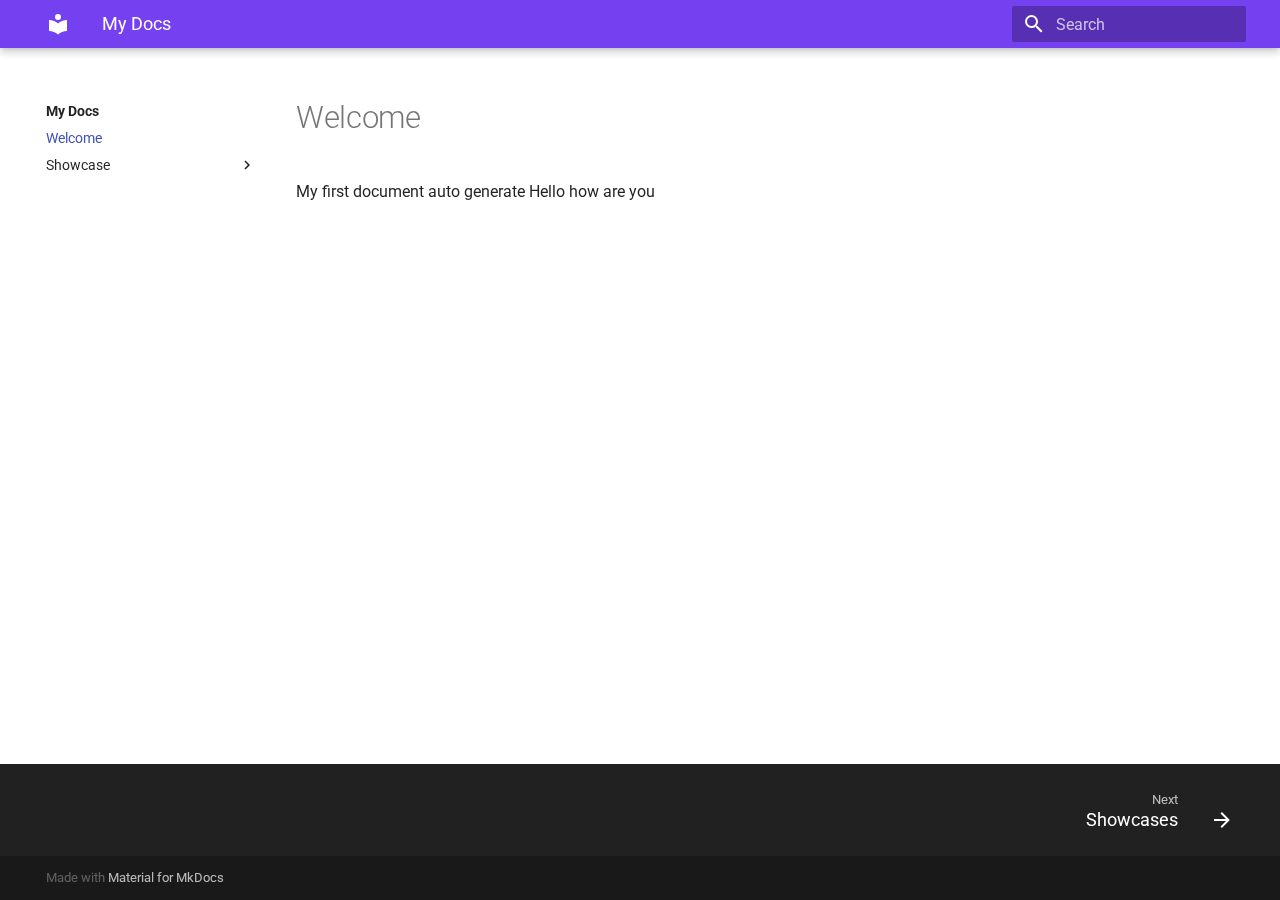
<file: index.html>
<!doctype html>
<html lang="en" class="no-js">
  <head>
    
      <meta charset="utf-8">
      <meta name="viewport" content="width=device-width,initial-scale=1">
      
      
      
      <link rel="shortcut icon" href="assets/images/favicon.png">
      <meta name="generator" content="mkdocs-1.1, mkdocs-material-5.1.0">
    
    
      
        <title>My Docs</title>
      
    
    
      <link rel="stylesheet" href="assets/stylesheets/main.89dc9fe3.min.css">
      
        <link rel="stylesheet" href="assets/stylesheets/palette.ecd4686e.min.css">
      
      
        
        
        <meta name="theme-color" content="#3f51b5">
      
    
    
    
      
        <link href="https://fonts.gstatic.com" rel="preconnect" crossorigin>
        <link rel="stylesheet" href="https://fonts.googleapis.com/css?family=Roboto:300,400,400i,700%7CRoboto+Mono&display=fallback">
        <style>body,input{font-family:"Roboto",-apple-system,BlinkMacSystemFont,Helvetica,Arial,sans-serif}code,kbd,pre{font-family:"Roboto Mono",SFMono-Regular,Consolas,Menlo,monospace}</style>
      
    
    
    
      <link rel="stylesheet" href="stylesheets/code-tabs.css">
    
    
      
    
    
  </head>
  
  
    
    
    <body dir="ltr" data-md-color-primary="indigo" data-md-color-accent="indigo">
  
    <input class="md-toggle" data-md-toggle="drawer" type="checkbox" id="__drawer" autocomplete="off">
    <input class="md-toggle" data-md-toggle="search" type="checkbox" id="__search" autocomplete="off">
    <label class="md-overlay" for="__drawer"></label>
    <div data-md-component="skip">
      
        
        <a href="#welcome" class="md-skip">
          Skip to content
        </a>
      
    </div>
    <div data-md-component="announce">
      
    </div>
    
      <header class="md-header" data-md-component="header">
  <nav class="md-header-nav md-grid" aria-label="Header">
    <a href="." title="My Docs" class="md-header-nav__button md-logo" aria-label="My Docs">
      
  
  <svg xmlns="http://www.w3.org/2000/svg" viewBox="0 0 24 24"><path d="M12,8A3,3 0 0,0 15,5A3,3 0 0,0 12,2A3,3 0 0,0 9,5A3,3 0 0,0 12,8M12,11.54C9.64,9.35 6.5,8 3,8V19C6.5,19 9.64,20.35 12,22.54C14.36,20.35 17.5,19 21,19V8C17.5,8 14.36,9.35 12,11.54Z" /></svg>

    </a>
    <label class="md-header-nav__button md-icon" for="__drawer">
      <svg xmlns="http://www.w3.org/2000/svg" viewBox="0 0 24 24"><path d="M3,6H21V8H3V6M3,11H21V13H3V11M3,16H21V18H3V16Z" /></svg>
    </label>
    <div class="md-header-nav__title" data-md-component="header-title">
      
        <div class="md-header-nav__ellipsis">
          <span class="md-header-nav__topic md-ellipsis">
            My Docs
          </span>
          <span class="md-header-nav__topic md-ellipsis">
            
              Welcome
            
          </span>
        </div>
      
    </div>
    
      <label class="md-header-nav__button md-icon" for="__search">
        <svg xmlns="http://www.w3.org/2000/svg" viewBox="0 0 24 24"><path d="M9.5,3A6.5,6.5 0 0,1 16,9.5C16,11.11 15.41,12.59 14.44,13.73L14.71,14H15.5L20.5,19L19,20.5L14,15.5V14.71L13.73,14.44C12.59,15.41 11.11,16 9.5,16A6.5,6.5 0 0,1 3,9.5A6.5,6.5 0 0,1 9.5,3M9.5,5C7,5 5,7 5,9.5C5,12 7,14 9.5,14C12,14 14,12 14,9.5C14,7 12,5 9.5,5Z" /></svg>
      </label>
      
<div class="md-search" data-md-component="search" role="dialog">
  <label class="md-search__overlay" for="__search"></label>
  <div class="md-search__inner" role="search">
    <form class="md-search__form" name="search">
      <input type="text" class="md-search__input" name="query" aria-label="Search" placeholder="Search" autocapitalize="off" autocorrect="off" autocomplete="off" spellcheck="false" data-md-component="search-query" data-md-state="active">
      <label class="md-search__icon md-icon" for="__search">
        <svg xmlns="http://www.w3.org/2000/svg" viewBox="0 0 24 24"><path d="M9.5,3A6.5,6.5 0 0,1 16,9.5C16,11.11 15.41,12.59 14.44,13.73L14.71,14H15.5L20.5,19L19,20.5L14,15.5V14.71L13.73,14.44C12.59,15.41 11.11,16 9.5,16A6.5,6.5 0 0,1 3,9.5A6.5,6.5 0 0,1 9.5,3M9.5,5C7,5 5,7 5,9.5C5,12 7,14 9.5,14C12,14 14,12 14,9.5C14,7 12,5 9.5,5Z" /></svg>
        <svg xmlns="http://www.w3.org/2000/svg" viewBox="0 0 24 24"><path d="M20,11V13H8L13.5,18.5L12.08,19.92L4.16,12L12.08,4.08L13.5,5.5L8,11H20Z" /></svg>
      </label>
      <button type="reset" class="md-search__icon md-icon" aria-label="Clear" data-md-component="search-reset" tabindex="-1">
        <svg xmlns="http://www.w3.org/2000/svg" viewBox="0 0 24 24"><path d="M19,6.41L17.59,5L12,10.59L6.41,5L5,6.41L10.59,12L5,17.59L6.41,19L12,13.41L17.59,19L19,17.59L13.41,12L19,6.41Z" /></svg>
      </button>
    </form>
    <div class="md-search__output">
      <div class="md-search__scrollwrap" data-md-scrollfix>
        <div class="md-search-result" data-md-component="search-result">
          <div class="md-search-result__meta">
            Type to start searching
          </div>
          <ol class="md-search-result__list"></ol>
        </div>
      </div>
    </div>
  </div>
</div>
    
    
  </nav>
</header>
    
    <div class="md-container" data-md-component="container">
      
        
      
      
        
      
      <main class="md-main" data-md-component="main">
        <div class="md-main__inner md-grid">
          
            
              <div class="md-sidebar md-sidebar--primary" data-md-component="navigation">
                <div class="md-sidebar__scrollwrap">
                  <div class="md-sidebar__inner">
                    <nav class="md-nav md-nav--primary" aria-label="Navigation" data-md-level="0">
  <label class="md-nav__title" for="__drawer">
    <a href="." title="My Docs" class="md-nav__button md-logo" aria-label="My Docs">
      
  
  <svg xmlns="http://www.w3.org/2000/svg" viewBox="0 0 24 24"><path d="M12,8A3,3 0 0,0 15,5A3,3 0 0,0 12,2A3,3 0 0,0 9,5A3,3 0 0,0 12,8M12,11.54C9.64,9.35 6.5,8 3,8V19C6.5,19 9.64,20.35 12,22.54C14.36,20.35 17.5,19 21,19V8C17.5,8 14.36,9.35 12,11.54Z" /></svg>

    </a>
    My Docs
  </label>
  
  <ul class="md-nav__list" data-md-scrollfix>
    
      
      
      

  


  <li class="md-nav__item md-nav__item--active">
    
    <input class="md-nav__toggle md-toggle" data-md-toggle="toc" type="checkbox" id="__toc">
    
      
    
    
    <a href="." title="Welcome" class="md-nav__link md-nav__link--active">
      Welcome
    </a>
    
  </li>

    
      
      
      


  <li class="md-nav__item md-nav__item--nested">
    
      <input class="md-nav__toggle md-toggle" data-md-toggle="nav-2" type="checkbox" id="nav-2">
    
    <label class="md-nav__link" for="nav-2">
      Showcase
      <span class="md-nav__icon md-icon">
        <svg xmlns="http://www.w3.org/2000/svg" viewBox="0 0 24 24"><path d="M8.59,16.58L13.17,12L8.59,7.41L10,6L16,12L10,18L8.59,16.58Z" /></svg>
      </span>
    </label>
    <nav class="md-nav" aria-label="Showcase" data-md-level="1">
      <label class="md-nav__title" for="nav-2">
        <span class="md-nav__icon md-icon">
          <svg xmlns="http://www.w3.org/2000/svg" viewBox="0 0 24 24"><path d="M20,11V13H8L13.5,18.5L12.08,19.92L4.16,12L12.08,4.08L13.5,5.5L8,11H20Z" /></svg>
        </span>
        Showcase
      </label>
      <ul class="md-nav__list" data-md-scrollfix>
        
        
          
          
          


  <li class="md-nav__item">
    <a href="showcase/showcases/" title="Showcases" class="md-nav__link">
      Showcases
    </a>
  </li>

        
      </ul>
    </nav>
  </li>

    
  </ul>
</nav>
                  </div>
                </div>
              </div>
            
            
              <div class="md-sidebar md-sidebar--secondary" data-md-component="toc">
                <div class="md-sidebar__scrollwrap">
                  <div class="md-sidebar__inner">
                    
<nav class="md-nav md-nav--secondary" aria-label="Table of contents">
  
  
    
  
  
</nav>
                  </div>
                </div>
              </div>
            
          
          <div class="md-content">
            <article class="md-content__inner md-typeset">
              
                
                
                  
                
                
                <h1 id="welcome">Welcome<a class="headerlink" href="#welcome" title="Permanent link">&para;</a></h1>
<p>My first document auto generate
Hello how are you</p>
                
              
              
                


              
            </article>
          </div>
        </div>
      </main>
      
        
<footer class="md-footer">
  
    <div class="md-footer-nav">
      <nav class="md-footer-nav__inner md-grid" aria-label="Footer">
        
        
          <a href="showcase/showcases/" title="Showcases" class="md-footer-nav__link md-footer-nav__link--next" rel="next">
            <div class="md-footer-nav__title">
              <div class="md-ellipsis">
                <span class="md-footer-nav__direction">
                  Next
                </span>
                Showcases
              </div>
            </div>
            <div class="md-footer-nav__button md-icon">
              <svg xmlns="http://www.w3.org/2000/svg" viewBox="0 0 24 24"><path d="M4,11V13H16L10.5,18.5L11.92,19.92L19.84,12L11.92,4.08L10.5,5.5L16,11H4Z" /></svg>
            </div>
          </a>
        
      </nav>
    </div>
  
  <div class="md-footer-meta md-typeset">
    <div class="md-footer-meta__inner md-grid">
      <div class="md-footer-copyright">
        
        Made with
        <a href="https://squidfunk.github.io/mkdocs-material/" target="_blank" rel="noopener">
          Material for MkDocs
        </a>
      </div>
      
    </div>
  </div>
</footer>
      
    </div>
    
      <script src="assets/javascripts/vendor.36cbf620.min.js"></script>
      <script src="assets/javascripts/bundle.00c583dd.min.js"></script><script id="__lang" type="application/json">{"clipboard.copy": "Copy to clipboard", "clipboard.copied": "Copied to clipboard", "search.config.lang": "en", "search.config.pipeline": "trimmer, stopWordFilter", "search.config.separator": "[\\s\\-]+", "search.result.placeholder": "Type to start searching", "search.result.none": "No matching documents", "search.result.one": "1 matching document", "search.result.other": "# matching documents"}</script>
      
      <script>
        app = initialize({
          base: ".",
          features: [],
          search: Object.assign({
            worker: "assets/javascripts/worker/search.7f7c8775.min.js"
          }, typeof search !== "undefined" && search)
        })
      </script>
      
        <script src="javascripts/main.js"></script>
      
    
  </body>
</html>
</file>
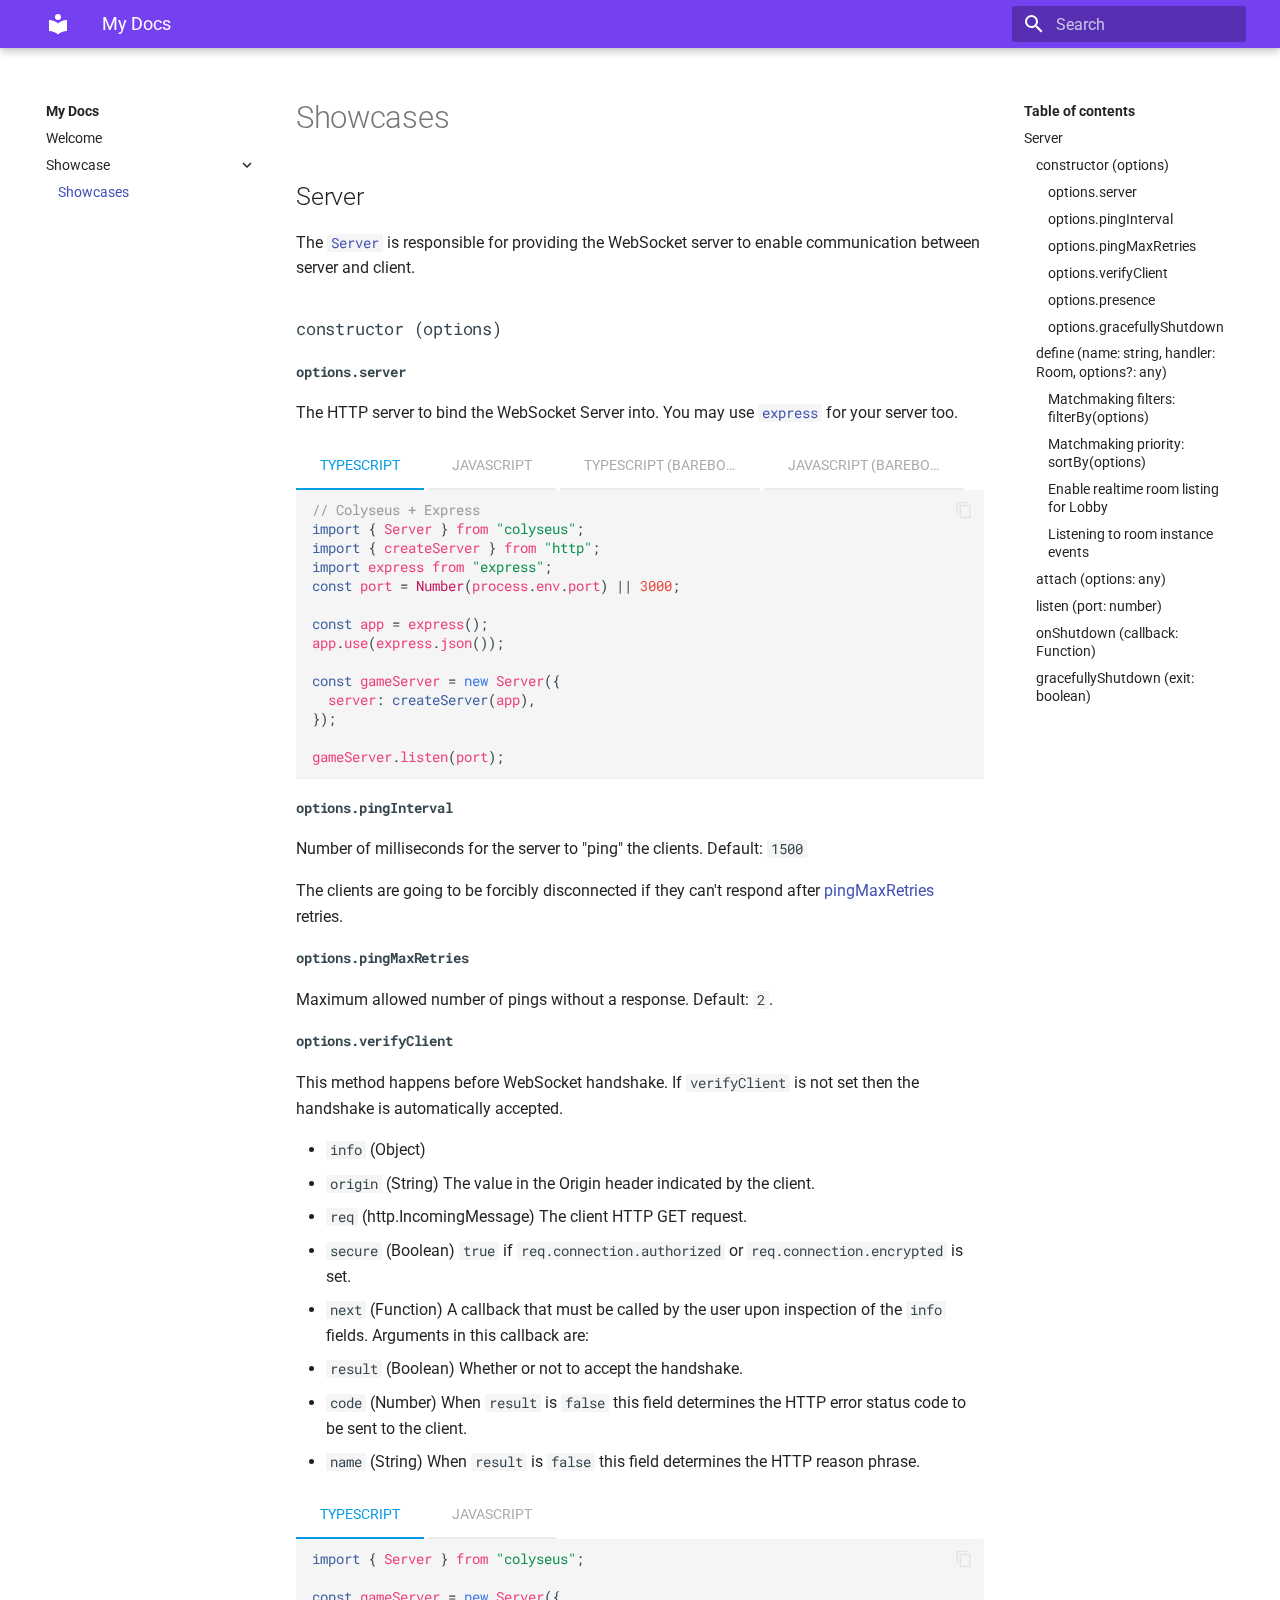
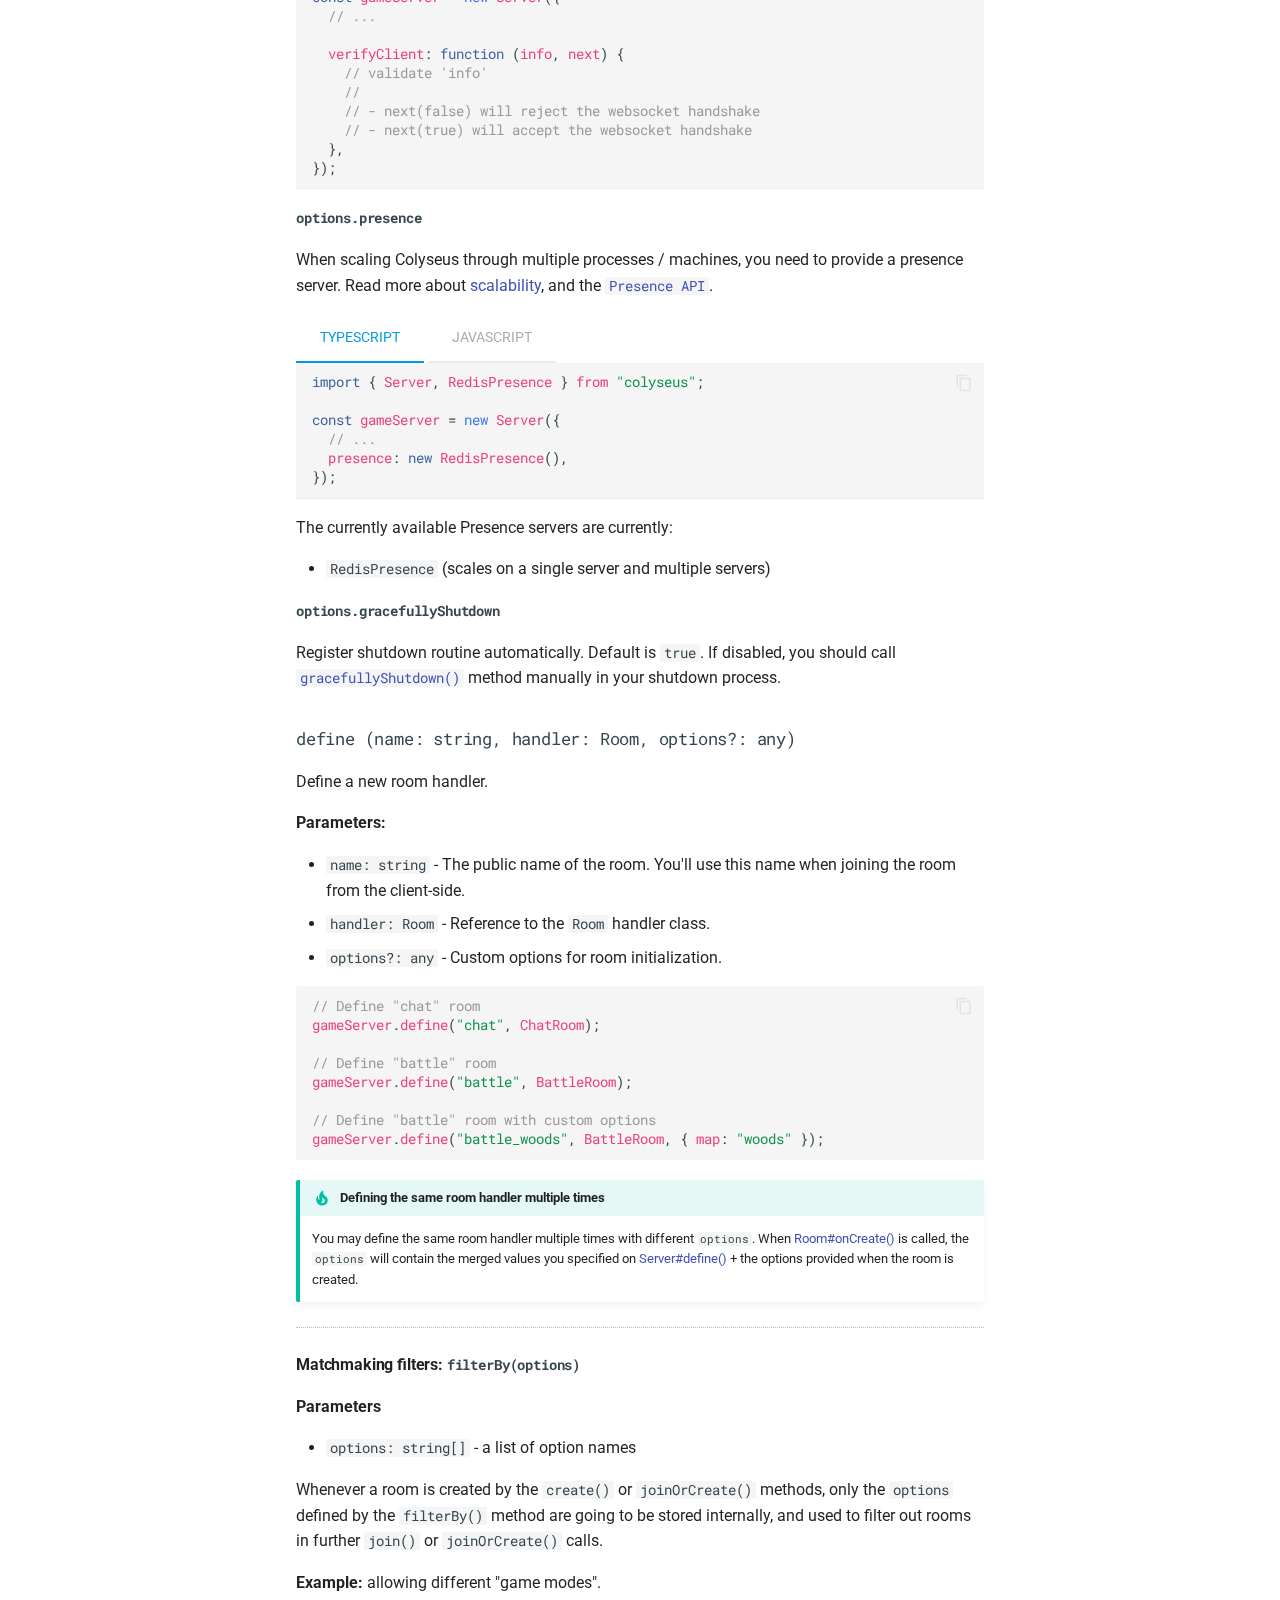
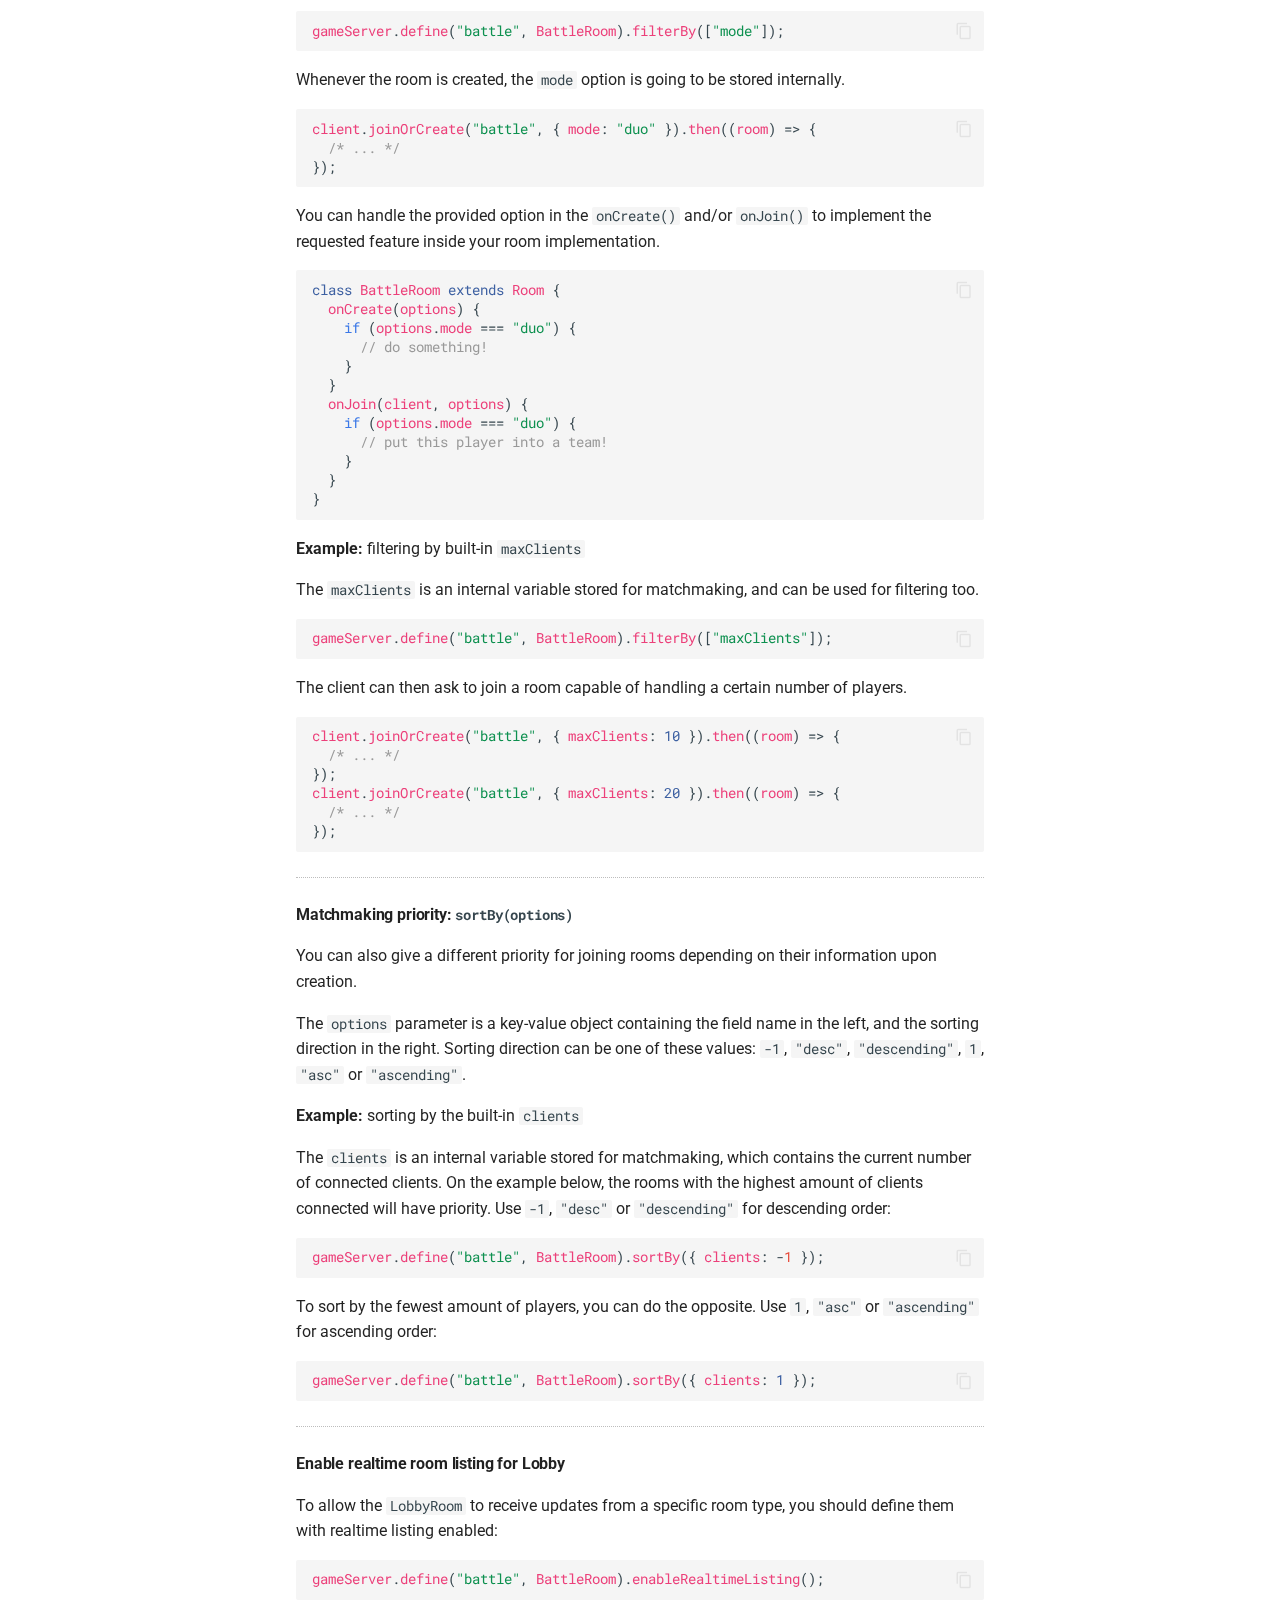
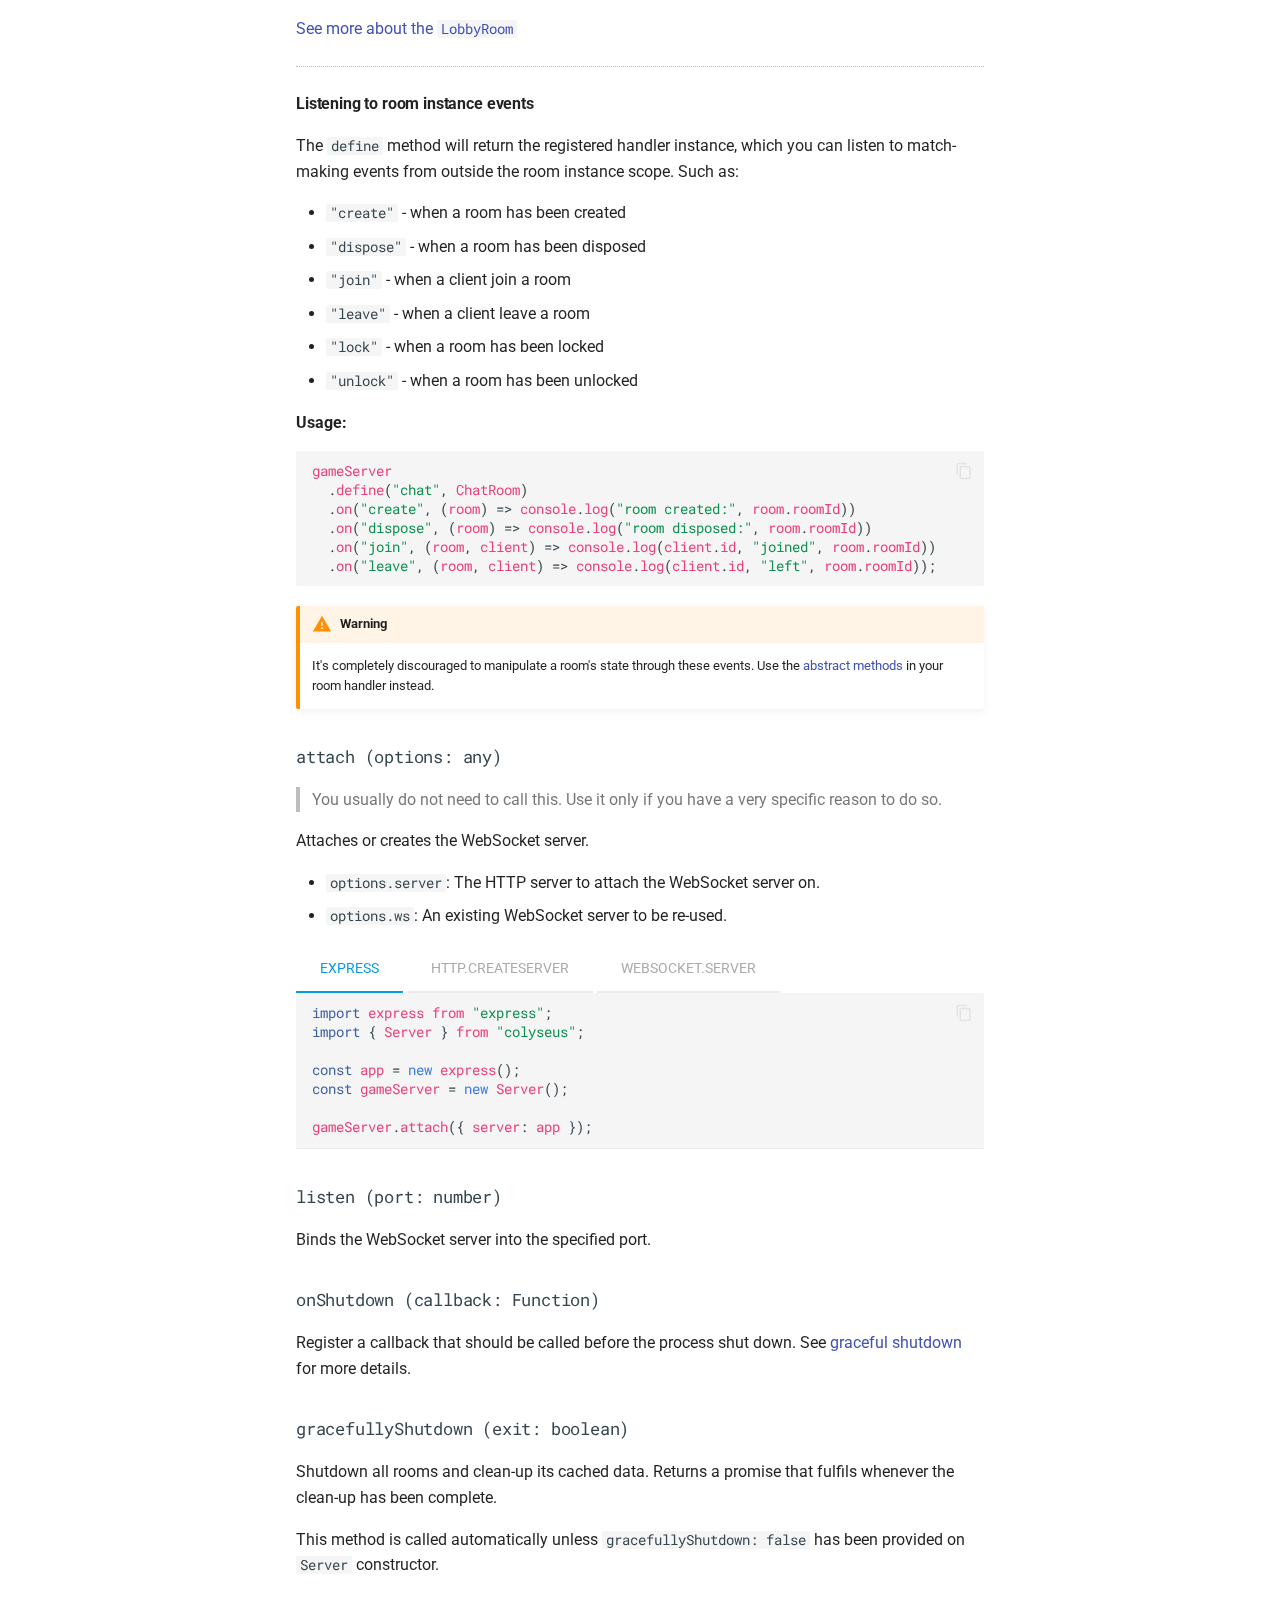
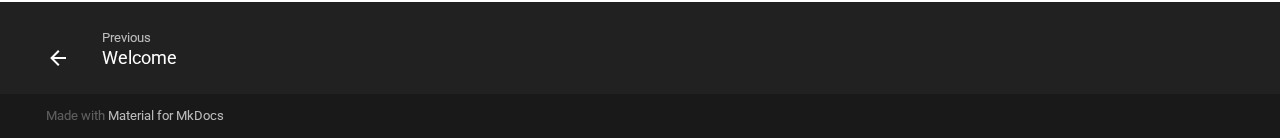
<file: showcase/showcases/index.html>
<!doctype html>
<html lang="en" class="no-js">
  <head>
    
      <meta charset="utf-8">
      <meta name="viewport" content="width=device-width,initial-scale=1">
      
      
      
      <link rel="shortcut icon" href="../../assets/images/favicon.png">
      <meta name="generator" content="mkdocs-1.1, mkdocs-material-5.1.0">
    
    
      
        <title>Showcases - My Docs</title>
      
    
    
      <link rel="stylesheet" href="../../assets/stylesheets/main.89dc9fe3.min.css">
      
        <link rel="stylesheet" href="../../assets/stylesheets/palette.ecd4686e.min.css">
      
      
        
        
        <meta name="theme-color" content="#3f51b5">
      
    
    
    
      
        <link href="https://fonts.gstatic.com" rel="preconnect" crossorigin>
        <link rel="stylesheet" href="https://fonts.googleapis.com/css?family=Roboto:300,400,400i,700%7CRoboto+Mono&display=fallback">
        <style>body,input{font-family:"Roboto",-apple-system,BlinkMacSystemFont,Helvetica,Arial,sans-serif}code,kbd,pre{font-family:"Roboto Mono",SFMono-Regular,Consolas,Menlo,monospace}</style>
      
    
    
    
      <link rel="stylesheet" href="../../stylesheets/code-tabs.css">
    
    
      
    
    
  </head>
  
  
    
    
    <body dir="ltr" data-md-color-primary="indigo" data-md-color-accent="indigo">
  
    <input class="md-toggle" data-md-toggle="drawer" type="checkbox" id="__drawer" autocomplete="off">
    <input class="md-toggle" data-md-toggle="search" type="checkbox" id="__search" autocomplete="off">
    <label class="md-overlay" for="__drawer"></label>
    <div data-md-component="skip">
      
        
        <a href="#showcases" class="md-skip">
          Skip to content
        </a>
      
    </div>
    <div data-md-component="announce">
      
    </div>
    
      <header class="md-header" data-md-component="header">
  <nav class="md-header-nav md-grid" aria-label="Header">
    <a href="../.." title="My Docs" class="md-header-nav__button md-logo" aria-label="My Docs">
      
  
  <svg xmlns="http://www.w3.org/2000/svg" viewBox="0 0 24 24"><path d="M12,8A3,3 0 0,0 15,5A3,3 0 0,0 12,2A3,3 0 0,0 9,5A3,3 0 0,0 12,8M12,11.54C9.64,9.35 6.5,8 3,8V19C6.5,19 9.64,20.35 12,22.54C14.36,20.35 17.5,19 21,19V8C17.5,8 14.36,9.35 12,11.54Z" /></svg>

    </a>
    <label class="md-header-nav__button md-icon" for="__drawer">
      <svg xmlns="http://www.w3.org/2000/svg" viewBox="0 0 24 24"><path d="M3,6H21V8H3V6M3,11H21V13H3V11M3,16H21V18H3V16Z" /></svg>
    </label>
    <div class="md-header-nav__title" data-md-component="header-title">
      
        <div class="md-header-nav__ellipsis">
          <span class="md-header-nav__topic md-ellipsis">
            My Docs
          </span>
          <span class="md-header-nav__topic md-ellipsis">
            
              Showcases
            
          </span>
        </div>
      
    </div>
    
      <label class="md-header-nav__button md-icon" for="__search">
        <svg xmlns="http://www.w3.org/2000/svg" viewBox="0 0 24 24"><path d="M9.5,3A6.5,6.5 0 0,1 16,9.5C16,11.11 15.41,12.59 14.44,13.73L14.71,14H15.5L20.5,19L19,20.5L14,15.5V14.71L13.73,14.44C12.59,15.41 11.11,16 9.5,16A6.5,6.5 0 0,1 3,9.5A6.5,6.5 0 0,1 9.5,3M9.5,5C7,5 5,7 5,9.5C5,12 7,14 9.5,14C12,14 14,12 14,9.5C14,7 12,5 9.5,5Z" /></svg>
      </label>
      
<div class="md-search" data-md-component="search" role="dialog">
  <label class="md-search__overlay" for="__search"></label>
  <div class="md-search__inner" role="search">
    <form class="md-search__form" name="search">
      <input type="text" class="md-search__input" name="query" aria-label="Search" placeholder="Search" autocapitalize="off" autocorrect="off" autocomplete="off" spellcheck="false" data-md-component="search-query" data-md-state="active">
      <label class="md-search__icon md-icon" for="__search">
        <svg xmlns="http://www.w3.org/2000/svg" viewBox="0 0 24 24"><path d="M9.5,3A6.5,6.5 0 0,1 16,9.5C16,11.11 15.41,12.59 14.44,13.73L14.71,14H15.5L20.5,19L19,20.5L14,15.5V14.71L13.73,14.44C12.59,15.41 11.11,16 9.5,16A6.5,6.5 0 0,1 3,9.5A6.5,6.5 0 0,1 9.5,3M9.5,5C7,5 5,7 5,9.5C5,12 7,14 9.5,14C12,14 14,12 14,9.5C14,7 12,5 9.5,5Z" /></svg>
        <svg xmlns="http://www.w3.org/2000/svg" viewBox="0 0 24 24"><path d="M20,11V13H8L13.5,18.5L12.08,19.92L4.16,12L12.08,4.08L13.5,5.5L8,11H20Z" /></svg>
      </label>
      <button type="reset" class="md-search__icon md-icon" aria-label="Clear" data-md-component="search-reset" tabindex="-1">
        <svg xmlns="http://www.w3.org/2000/svg" viewBox="0 0 24 24"><path d="M19,6.41L17.59,5L12,10.59L6.41,5L5,6.41L10.59,12L5,17.59L6.41,19L12,13.41L17.59,19L19,17.59L13.41,12L19,6.41Z" /></svg>
      </button>
    </form>
    <div class="md-search__output">
      <div class="md-search__scrollwrap" data-md-scrollfix>
        <div class="md-search-result" data-md-component="search-result">
          <div class="md-search-result__meta">
            Type to start searching
          </div>
          <ol class="md-search-result__list"></ol>
        </div>
      </div>
    </div>
  </div>
</div>
    
    
  </nav>
</header>
    
    <div class="md-container" data-md-component="container">
      
        
      
      
        
      
      <main class="md-main" data-md-component="main">
        <div class="md-main__inner md-grid">
          
            
              <div class="md-sidebar md-sidebar--primary" data-md-component="navigation">
                <div class="md-sidebar__scrollwrap">
                  <div class="md-sidebar__inner">
                    <nav class="md-nav md-nav--primary" aria-label="Navigation" data-md-level="0">
  <label class="md-nav__title" for="__drawer">
    <a href="../.." title="My Docs" class="md-nav__button md-logo" aria-label="My Docs">
      
  
  <svg xmlns="http://www.w3.org/2000/svg" viewBox="0 0 24 24"><path d="M12,8A3,3 0 0,0 15,5A3,3 0 0,0 12,2A3,3 0 0,0 9,5A3,3 0 0,0 12,8M12,11.54C9.64,9.35 6.5,8 3,8V19C6.5,19 9.64,20.35 12,22.54C14.36,20.35 17.5,19 21,19V8C17.5,8 14.36,9.35 12,11.54Z" /></svg>

    </a>
    My Docs
  </label>
  
  <ul class="md-nav__list" data-md-scrollfix>
    
      
      
      


  <li class="md-nav__item">
    <a href="../.." title="Welcome" class="md-nav__link">
      Welcome
    </a>
  </li>

    
      
      
      

  


  <li class="md-nav__item md-nav__item--active md-nav__item--nested">
    
      <input class="md-nav__toggle md-toggle" data-md-toggle="nav-2" type="checkbox" id="nav-2" checked>
    
    <label class="md-nav__link" for="nav-2">
      Showcase
      <span class="md-nav__icon md-icon">
        <svg xmlns="http://www.w3.org/2000/svg" viewBox="0 0 24 24"><path d="M8.59,16.58L13.17,12L8.59,7.41L10,6L16,12L10,18L8.59,16.58Z" /></svg>
      </span>
    </label>
    <nav class="md-nav" aria-label="Showcase" data-md-level="1">
      <label class="md-nav__title" for="nav-2">
        <span class="md-nav__icon md-icon">
          <svg xmlns="http://www.w3.org/2000/svg" viewBox="0 0 24 24"><path d="M20,11V13H8L13.5,18.5L12.08,19.92L4.16,12L12.08,4.08L13.5,5.5L8,11H20Z" /></svg>
        </span>
        Showcase
      </label>
      <ul class="md-nav__list" data-md-scrollfix>
        
        
          
          
          

  


  <li class="md-nav__item md-nav__item--active">
    
    <input class="md-nav__toggle md-toggle" data-md-toggle="toc" type="checkbox" id="__toc">
    
      
    
    
      <label class="md-nav__link md-nav__link--active" for="__toc">
        Showcases
        <span class="md-nav__icon md-icon">
          <svg xmlns="http://www.w3.org/2000/svg" viewBox="0 0 24 24"><path d="M3,9H17V7H3V9M3,13H17V11H3V13M3,17H17V15H3V17M19,17H21V15H19V17M19,7V9H21V7H19M19,13H21V11H19V13Z" /></svg>
        </span>
      </label>
    
    <a href="./" title="Showcases" class="md-nav__link md-nav__link--active">
      Showcases
    </a>
    
      
<nav class="md-nav md-nav--secondary" aria-label="Table of contents">
  
  
    
  
  
    <label class="md-nav__title" for="__toc">
      <span class="md-nav__icon md-icon">
        <svg xmlns="http://www.w3.org/2000/svg" viewBox="0 0 24 24"><path d="M20,11V13H8L13.5,18.5L12.08,19.92L4.16,12L12.08,4.08L13.5,5.5L8,11H20Z" /></svg>
      </span>
      Table of contents
    </label>
    <ul class="md-nav__list" data-md-scrollfix>
      
        <li class="md-nav__item">
  <a href="#server" class="md-nav__link">
    Server
  </a>
  
    <nav class="md-nav" aria-label="Server">
      <ul class="md-nav__list">
        
          <li class="md-nav__item">
  <a href="#constructor-options" class="md-nav__link">
    constructor (options)
  </a>
  
    <nav class="md-nav" aria-label="constructor (options)">
      <ul class="md-nav__list">
        
          <li class="md-nav__item">
  <a href="#optionsserver" class="md-nav__link">
    options.server
  </a>
  
</li>
        
          <li class="md-nav__item">
  <a href="#optionspinginterval" class="md-nav__link">
    options.pingInterval
  </a>
  
</li>
        
          <li class="md-nav__item">
  <a href="#optionspingmaxretries" class="md-nav__link">
    options.pingMaxRetries
  </a>
  
</li>
        
          <li class="md-nav__item">
  <a href="#optionsverifyclient" class="md-nav__link">
    options.verifyClient
  </a>
  
</li>
        
          <li class="md-nav__item">
  <a href="#optionspresence" class="md-nav__link">
    options.presence
  </a>
  
</li>
        
          <li class="md-nav__item">
  <a href="#optionsgracefullyshutdown" class="md-nav__link">
    options.gracefullyShutdown
  </a>
  
</li>
        
      </ul>
    </nav>
  
</li>
        
          <li class="md-nav__item">
  <a href="#define-name-string-handler-room-options-any" class="md-nav__link">
    define (name: string, handler: Room, options?: any)
  </a>
  
    <nav class="md-nav" aria-label="define (name: string, handler: Room, options?: any)">
      <ul class="md-nav__list">
        
          <li class="md-nav__item">
  <a href="#matchmaking-filters-filterbyoptions" class="md-nav__link">
    Matchmaking filters: filterBy(options)
  </a>
  
</li>
        
          <li class="md-nav__item">
  <a href="#matchmaking-priority-sortbyoptions" class="md-nav__link">
    Matchmaking priority: sortBy(options)
  </a>
  
</li>
        
          <li class="md-nav__item">
  <a href="#enable-realtime-room-listing-for-lobby" class="md-nav__link">
    Enable realtime room listing for Lobby
  </a>
  
</li>
        
          <li class="md-nav__item">
  <a href="#listening-to-room-instance-events" class="md-nav__link">
    Listening to room instance events
  </a>
  
</li>
        
      </ul>
    </nav>
  
</li>
        
          <li class="md-nav__item">
  <a href="#attach-options-any" class="md-nav__link">
    attach (options: any)
  </a>
  
</li>
        
          <li class="md-nav__item">
  <a href="#listen-port-number" class="md-nav__link">
    listen (port: number)
  </a>
  
</li>
        
          <li class="md-nav__item">
  <a href="#onshutdown-callback-function" class="md-nav__link">
    onShutdown (callback: Function)
  </a>
  
</li>
        
          <li class="md-nav__item">
  <a href="#gracefullyshutdown-exit-boolean" class="md-nav__link">
    gracefullyShutdown (exit: boolean)
  </a>
  
</li>
        
      </ul>
    </nav>
  
</li>
      
    </ul>
  
</nav>
    
  </li>

        
      </ul>
    </nav>
  </li>

    
  </ul>
</nav>
                  </div>
                </div>
              </div>
            
            
              <div class="md-sidebar md-sidebar--secondary" data-md-component="toc">
                <div class="md-sidebar__scrollwrap">
                  <div class="md-sidebar__inner">
                    
<nav class="md-nav md-nav--secondary" aria-label="Table of contents">
  
  
    
  
  
    <label class="md-nav__title" for="__toc">
      <span class="md-nav__icon md-icon">
        <svg xmlns="http://www.w3.org/2000/svg" viewBox="0 0 24 24"><path d="M20,11V13H8L13.5,18.5L12.08,19.92L4.16,12L12.08,4.08L13.5,5.5L8,11H20Z" /></svg>
      </span>
      Table of contents
    </label>
    <ul class="md-nav__list" data-md-scrollfix>
      
        <li class="md-nav__item">
  <a href="#server" class="md-nav__link">
    Server
  </a>
  
    <nav class="md-nav" aria-label="Server">
      <ul class="md-nav__list">
        
          <li class="md-nav__item">
  <a href="#constructor-options" class="md-nav__link">
    constructor (options)
  </a>
  
    <nav class="md-nav" aria-label="constructor (options)">
      <ul class="md-nav__list">
        
          <li class="md-nav__item">
  <a href="#optionsserver" class="md-nav__link">
    options.server
  </a>
  
</li>
        
          <li class="md-nav__item">
  <a href="#optionspinginterval" class="md-nav__link">
    options.pingInterval
  </a>
  
</li>
        
          <li class="md-nav__item">
  <a href="#optionspingmaxretries" class="md-nav__link">
    options.pingMaxRetries
  </a>
  
</li>
        
          <li class="md-nav__item">
  <a href="#optionsverifyclient" class="md-nav__link">
    options.verifyClient
  </a>
  
</li>
        
          <li class="md-nav__item">
  <a href="#optionspresence" class="md-nav__link">
    options.presence
  </a>
  
</li>
        
          <li class="md-nav__item">
  <a href="#optionsgracefullyshutdown" class="md-nav__link">
    options.gracefullyShutdown
  </a>
  
</li>
        
      </ul>
    </nav>
  
</li>
        
          <li class="md-nav__item">
  <a href="#define-name-string-handler-room-options-any" class="md-nav__link">
    define (name: string, handler: Room, options?: any)
  </a>
  
    <nav class="md-nav" aria-label="define (name: string, handler: Room, options?: any)">
      <ul class="md-nav__list">
        
          <li class="md-nav__item">
  <a href="#matchmaking-filters-filterbyoptions" class="md-nav__link">
    Matchmaking filters: filterBy(options)
  </a>
  
</li>
        
          <li class="md-nav__item">
  <a href="#matchmaking-priority-sortbyoptions" class="md-nav__link">
    Matchmaking priority: sortBy(options)
  </a>
  
</li>
        
          <li class="md-nav__item">
  <a href="#enable-realtime-room-listing-for-lobby" class="md-nav__link">
    Enable realtime room listing for Lobby
  </a>
  
</li>
        
          <li class="md-nav__item">
  <a href="#listening-to-room-instance-events" class="md-nav__link">
    Listening to room instance events
  </a>
  
</li>
        
      </ul>
    </nav>
  
</li>
        
          <li class="md-nav__item">
  <a href="#attach-options-any" class="md-nav__link">
    attach (options: any)
  </a>
  
</li>
        
          <li class="md-nav__item">
  <a href="#listen-port-number" class="md-nav__link">
    listen (port: number)
  </a>
  
</li>
        
          <li class="md-nav__item">
  <a href="#onshutdown-callback-function" class="md-nav__link">
    onShutdown (callback: Function)
  </a>
  
</li>
        
          <li class="md-nav__item">
  <a href="#gracefullyshutdown-exit-boolean" class="md-nav__link">
    gracefullyShutdown (exit: boolean)
  </a>
  
</li>
        
      </ul>
    </nav>
  
</li>
      
    </ul>
  
</nav>
                  </div>
                </div>
              </div>
            
          
          <div class="md-content">
            <article class="md-content__inner md-typeset">
              
                
                
                  
                
                
                <h1 id="showcases">Showcases<a class="headerlink" href="#showcases" title="Permanent link">&para;</a></h1>
<h2 id="server">Server<a class="headerlink" href="#server" title="Permanent link">&para;</a></h2>
<p>The <a href="#server"><code>Server</code></a> is responsible for providing the WebSocket server to enable communication between server and client.</p>
<h3 id="constructor-options"><code>constructor (options)</code><a class="headerlink" href="#constructor-options" title="Permanent link">&para;</a></h3>
<h4 id="optionsserver"><code>options.server</code><a class="headerlink" href="#optionsserver" title="Permanent link">&para;</a></h4>
<p>The HTTP server to bind the WebSocket Server into. You may use <a href="https://www.npmjs.com/package/express"><code>express</code></a> for your server too.</p>
<div class=md-fenced-code-tabs id=tab-tab-group-0><input name=tab-group-0 type=radio id=tab-group-0-0_typescript checked=checked class=code-tab data-lang=typescript aria-controls=tab-group-0-0_typescript-panel role=tab><label for=tab-group-0-0_typescript class=code-tab-label data-lang=typescript id=tab-group-0-0_typescript-label>TypeScript</label><div class=code-tabpanel role=tabpanel data-lang=typescript id=tab-group-0-0_typescript-panel aria-labelledby=tab-group-0-0_typescript-label><div class=codehilite><pre><span></span><code><span class=c1>// Colyseus + Express</span>
<span class=kr>import</span> <span class=p>{</span> <span class=nx>Server</span> <span class=p>}</span> <span class=nx>from</span> <span class=s2>&quot;colyseus&quot;</span><span class=p>;</span>
<span class=kr>import</span> <span class=p>{</span> <span class=nx>createServer</span> <span class=p>}</span> <span class=nx>from</span> <span class=s2>&quot;http&quot;</span><span class=p>;</span>
<span class=kr>import</span> <span class=nx>express</span> <span class=nx>from</span> <span class=s2>&quot;express&quot;</span><span class=p>;</span>
<span class=kr>const</span> <span class=nx>port</span> <span class=o>=</span> <span class=nb>Number</span><span class=p>(</span><span class=nx>process</span><span class=p>.</span><span class=nx>env</span><span class=p>.</span><span class=nx>port</span><span class=p>)</span> <span class=o>||</span> <span class=mi>3000</span><span class=p>;</span>

<span class=kr>const</span> <span class=nx>app</span> <span class=o>=</span> <span class=nx>express</span><span class=p>();</span>
<span class=nx>app</span><span class=p>.</span><span class=nx>use</span><span class=p>(</span><span class=nx>express</span><span class=p>.</span><span class=nx>json</span><span class=p>());</span>

<span class=kr>const</span> <span class=nx>gameServer</span> <span class=o>=</span> <span class=k>new</span> <span class=nx>Server</span><span class=p>({</span>
  <span class=nx>server</span>: <span class=kt>createServer</span><span class=p>(</span><span class=nx>app</span><span class=p>),</span>
<span class=p>});</span>

<span class=nx>gameServer</span><span class=p>.</span><span class=nx>listen</span><span class=p>(</span><span class=nx>port</span><span class=p>);</span>
</code></pre></div></div><input name=tab-group-0 type=radio id=tab-group-0-1_typescript class=code-tab data-lang=typescript aria-controls=tab-group-0-1_typescript-panel role=tab><label for=tab-group-0-1_typescript class=code-tab-label data-lang=typescript id=tab-group-0-1_typescript-label>JavaScript</label><div class=code-tabpanel role=tabpanel data-lang=typescript id=tab-group-0-1_typescript-panel aria-labelledby=tab-group-0-1_typescript-label><div class=codehilite><pre><span></span><code><span class=c1>// Colyseus + Express</span>
<span class=kr>const</span> <span class=nx>colyseus</span> <span class=o>=</span> <span class=nx>require</span><span class=p>(</span><span class=s2>&quot;colyseus&quot;</span><span class=p>);</span>
<span class=kr>const</span> <span class=nx>http</span> <span class=o>=</span> <span class=nx>require</span><span class=p>(</span><span class=s2>&quot;http&quot;</span><span class=p>);</span>
<span class=kr>const</span> <span class=nx>express</span> <span class=o>=</span> <span class=nx>require</span><span class=p>(</span><span class=s2>&quot;express&quot;</span><span class=p>);</span>
<span class=kr>const</span> <span class=nx>port</span> <span class=o>=</span> <span class=nx>process</span><span class=p>.</span><span class=nx>env</span><span class=p>.</span><span class=nx>port</span> <span class=o>||</span> <span class=mi>3000</span><span class=p>;</span>

<span class=kr>const</span> <span class=nx>app</span> <span class=o>=</span> <span class=nx>express</span><span class=p>();</span>
<span class=nx>app</span><span class=p>.</span><span class=nx>use</span><span class=p>(</span><span class=nx>express</span><span class=p>.</span><span class=nx>json</span><span class=p>());</span>

<span class=kr>const</span> <span class=nx>gameServer</span> <span class=o>=</span> <span class=k>new</span> <span class=nx>colyseus</span><span class=p>.</span><span class=nx>Server</span><span class=p>({</span>
  <span class=nx>server</span>: <span class=kt>http.createServer</span><span class=p>(</span><span class=nx>app</span><span class=p>),</span>
<span class=p>});</span>

<span class=nx>gameServer</span><span class=p>.</span><span class=nx>listen</span><span class=p>(</span><span class=nx>port</span><span class=p>);</span>
</code></pre></div></div><input name=tab-group-0 type=radio id=tab-group-0-2_typescript class=code-tab data-lang=typescript aria-controls=tab-group-0-2_typescript-panel role=tab><label for=tab-group-0-2_typescript class=code-tab-label data-lang=typescript id=tab-group-0-2_typescript-label>TypeScript (barebones)</label><div class=code-tabpanel role=tabpanel data-lang=typescript id=tab-group-0-2_typescript-panel aria-labelledby=tab-group-0-2_typescript-label><div class=codehilite><pre><span></span><code><span class=c1>// Colyseus (barebones)</span>
<span class=kr>import</span> <span class=p>{</span> <span class=nx>Server</span> <span class=p>}</span> <span class=nx>from</span> <span class=s2>&quot;colyseus&quot;</span><span class=p>;</span>
<span class=kr>const</span> <span class=nx>port</span> <span class=o>=</span> <span class=nx>process</span><span class=p>.</span><span class=nx>env</span><span class=p>.</span><span class=nx>port</span> <span class=o>||</span> <span class=mi>3000</span><span class=p>;</span>

<span class=kr>const</span> <span class=nx>gameServer</span> <span class=o>=</span> <span class=k>new</span> <span class=nx>Server</span><span class=p>();</span>
<span class=nx>gameServer</span><span class=p>.</span><span class=nx>listen</span><span class=p>(</span><span class=nx>port</span><span class=p>);</span>
</code></pre></div></div><input name=tab-group-0 type=radio id=tab-group-0-3_typescript class=code-tab data-lang=typescript aria-controls=tab-group-0-3_typescript-panel role=tab><label for=tab-group-0-3_typescript class=code-tab-label data-lang=typescript id=tab-group-0-3_typescript-label>JavaScript (barebones)</label><div class=code-tabpanel role=tabpanel data-lang=typescript id=tab-group-0-3_typescript-panel aria-labelledby=tab-group-0-3_typescript-label><div class=codehilite><pre><span></span><code><span class=c1>// Colyseus (barebones)</span>
<span class=kr>const</span> <span class=nx>colyseus</span> <span class=o>=</span> <span class=nx>require</span><span class=p>(</span><span class=s2>&quot;colyseus&quot;</span><span class=p>);</span>
<span class=kr>const</span> <span class=nx>port</span> <span class=o>=</span> <span class=nx>process</span><span class=p>.</span><span class=nx>env</span><span class=p>.</span><span class=nx>port</span> <span class=o>||</span> <span class=mi>3000</span><span class=p>;</span>

<span class=kr>const</span> <span class=nx>gameServer</span> <span class=o>=</span> <span class=k>new</span> <span class=nx>colyseus</span><span class=p>.</span><span class=nx>Server</span><span class=p>();</span>
<span class=nx>gameServer</span><span class=p>.</span><span class=nx>listen</span><span class=p>(</span><span class=nx>port</span><span class=p>);</span>
</code></pre></div></div></div>

<h4 id="optionspinginterval"><code>options.pingInterval</code><a class="headerlink" href="#optionspinginterval" title="Permanent link">&para;</a></h4>
<p>Number of milliseconds for the server to "ping" the clients. Default: <code>1500</code></p>
<p>The clients are going to be forcibly disconnected if they can't respond after <a href="/server/api/#optionspingMaxRetries">pingMaxRetries</a> retries.</p>
<h4 id="optionspingmaxretries"><code>options.pingMaxRetries</code><a class="headerlink" href="#optionspingmaxretries" title="Permanent link">&para;</a></h4>
<p>Maximum allowed number of pings without a response. Default: <code>2</code>.</p>
<h4 id="optionsverifyclient"><code>options.verifyClient</code><a class="headerlink" href="#optionsverifyclient" title="Permanent link">&para;</a></h4>
<p>This method happens before WebSocket handshake. If <code>verifyClient</code> is not set
then the handshake is automatically accepted.</p>
<ul>
<li>
<p><code>info</code> (Object)</p>
</li>
<li>
<p><code>origin</code> (String) The value in the Origin header indicated by the client.</p>
</li>
<li><code>req</code> (http.IncomingMessage) The client HTTP GET request.</li>
<li>
<p><code>secure</code> (Boolean) <code>true</code> if <code>req.connection.authorized</code> or <code>req.connection.encrypted</code> is set.</p>
</li>
<li>
<p><code>next</code> (Function) A callback that must be called by the user upon inspection of the <code>info</code> fields. Arguments in this callback are:</p>
</li>
<li><code>result</code> (Boolean) Whether or not to accept the handshake.</li>
<li><code>code</code> (Number) When <code>result</code> is <code>false</code> this field determines the HTTP error status code to be sent to the client.</li>
<li><code>name</code> (String) When <code>result</code> is <code>false</code> this field determines the HTTP reason phrase.</li>
</ul>
<div class=md-fenced-code-tabs id=tab-tab-group-1><input name=tab-group-1 type=radio id=tab-group-1-0_typescript checked=checked class=code-tab data-lang=typescript aria-controls=tab-group-1-0_typescript-panel role=tab><label for=tab-group-1-0_typescript class=code-tab-label data-lang=typescript id=tab-group-1-0_typescript-label>TypeScript</label><div class=code-tabpanel role=tabpanel data-lang=typescript id=tab-group-1-0_typescript-panel aria-labelledby=tab-group-1-0_typescript-label><div class=codehilite><pre><span></span><code><span class=kr>import</span> <span class=p>{</span> <span class=nx>Server</span> <span class=p>}</span> <span class=nx>from</span> <span class=s2>&quot;colyseus&quot;</span><span class=p>;</span>

<span class=kr>const</span> <span class=nx>gameServer</span> <span class=o>=</span> <span class=k>new</span> <span class=nx>Server</span><span class=p>({</span>
  <span class=c1>// ...</span>

  <span class=nx>verifyClient</span>: <span class=kt>function</span> <span class=p>(</span><span class=nx>info</span><span class=p>,</span> <span class=nx>next</span><span class=p>)</span> <span class=p>{</span>
    <span class=c1>// validate &#39;info&#39;</span>
    <span class=c1>//</span>
    <span class=c1>// - next(false) will reject the websocket handshake</span>
    <span class=c1>// - next(true) will accept the websocket handshake</span>
  <span class=p>},</span>
<span class=p>});</span>
</code></pre></div></div><input name=tab-group-1 type=radio id=tab-group-1-1_typescript class=code-tab data-lang=typescript aria-controls=tab-group-1-1_typescript-panel role=tab><label for=tab-group-1-1_typescript class=code-tab-label data-lang=typescript id=tab-group-1-1_typescript-label>JavaScript</label><div class=code-tabpanel role=tabpanel data-lang=typescript id=tab-group-1-1_typescript-panel aria-labelledby=tab-group-1-1_typescript-label><div class=codehilite><pre><span></span><code><span class=kr>const</span> <span class=nx>colyseus</span> <span class=o>=</span> <span class=nx>require</span><span class=p>(</span><span class=s2>&quot;colyseus&quot;</span><span class=p>);</span>

<span class=kr>const</span> <span class=nx>gameServer</span> <span class=o>=</span> <span class=k>new</span> <span class=nx>colyseus</span><span class=p>.</span><span class=nx>Server</span><span class=p>({</span>
  <span class=c1>// ...</span>

  <span class=nx>verifyClient</span>: <span class=kt>function</span> <span class=p>(</span><span class=nx>info</span><span class=p>,</span> <span class=nx>next</span><span class=p>)</span> <span class=p>{</span>
    <span class=c1>// validate &#39;info&#39;</span>
    <span class=c1>//</span>
    <span class=c1>// - next(false) will reject the websocket handshake</span>
    <span class=c1>// - next(true) will accept the websocket handshake</span>
  <span class=p>},</span>
<span class=p>});</span>
</code></pre></div></div></div>

<h4 id="optionspresence"><code>options.presence</code><a class="headerlink" href="#optionspresence" title="Permanent link">&para;</a></h4>
<p>When scaling Colyseus through multiple processes / machines, you need to provide a presence server. Read more about <a href="/scalability/">scalability</a>, and the <a href="/server/presence/#api"><code>Presence API</code></a>.</p>
<div class=md-fenced-code-tabs id=tab-tab-group-2><input name=tab-group-2 type=radio id=tab-group-2-0_typescript checked=checked class=code-tab data-lang=typescript aria-controls=tab-group-2-0_typescript-panel role=tab><label for=tab-group-2-0_typescript class=code-tab-label data-lang=typescript id=tab-group-2-0_typescript-label>TypeScript</label><div class=code-tabpanel role=tabpanel data-lang=typescript id=tab-group-2-0_typescript-panel aria-labelledby=tab-group-2-0_typescript-label><div class=codehilite><pre><span></span><code><span class=kr>import</span> <span class=p>{</span> <span class=nx>Server</span><span class=p>,</span> <span class=nx>RedisPresence</span> <span class=p>}</span> <span class=nx>from</span> <span class=s2>&quot;colyseus&quot;</span><span class=p>;</span>

<span class=kr>const</span> <span class=nx>gameServer</span> <span class=o>=</span> <span class=k>new</span> <span class=nx>Server</span><span class=p>({</span>
  <span class=c1>// ...</span>
  <span class=nx>presence</span>: <span class=kt>new</span> <span class=nx>RedisPresence</span><span class=p>(),</span>
<span class=p>});</span>
</code></pre></div></div><input name=tab-group-2 type=radio id=tab-group-2-1_typescript class=code-tab data-lang=typescript aria-controls=tab-group-2-1_typescript-panel role=tab><label for=tab-group-2-1_typescript class=code-tab-label data-lang=typescript id=tab-group-2-1_typescript-label>JavaScript</label><div class=code-tabpanel role=tabpanel data-lang=typescript id=tab-group-2-1_typescript-panel aria-labelledby=tab-group-2-1_typescript-label><div class=codehilite><pre><span></span><code><span class=kr>const</span> <span class=nx>colyseus</span> <span class=o>=</span> <span class=nx>require</span><span class=p>(</span><span class=s2>&quot;colyseus&quot;</span><span class=p>);</span>

<span class=kr>const</span> <span class=nx>gameServer</span> <span class=o>=</span> <span class=k>new</span> <span class=nx>colyseus</span><span class=p>.</span><span class=nx>Server</span><span class=p>({</span>
  <span class=c1>// ...</span>
  <span class=nx>presence</span>: <span class=kt>new</span> <span class=nx>colyseus</span><span class=p>.</span><span class=nx>RedisPresence</span><span class=p>(),</span>
<span class=p>});</span>
</code></pre></div></div></div>

<p>The currently available Presence servers are currently:</p>
<ul>
<li><code>RedisPresence</code> (scales on a single server and multiple servers)</li>
</ul>
<h4 id="optionsgracefullyshutdown"><code>options.gracefullyShutdown</code><a class="headerlink" href="#optionsgracefullyshutdown" title="Permanent link">&para;</a></h4>
<p>Register shutdown routine automatically. Default is <code>true</code>. If disabled, you
should call <a href="#gracefullyshutdown-exit-boolean"><code>gracefullyShutdown()</code></a> method
manually in your shutdown process.</p>
<h3 id="define-name-string-handler-room-options-any"><code>define (name: string, handler: Room, options?: any)</code><a class="headerlink" href="#define-name-string-handler-room-options-any" title="Permanent link">&para;</a></h3>
<p>Define a new room handler.</p>
<p><strong>Parameters:</strong></p>
<ul>
<li><code>name: string</code> - The public name of the room. You'll use this name when joining the room from the client-side.</li>
<li><code>handler: Room</code> - Reference to the <code>Room</code> handler class.</li>
<li><code>options?: any</code> - Custom options for room initialization.</li>
</ul>
<p> <div class=codehilite><pre><span></span><code><span class=c1>// Define &quot;chat&quot; room</span>
<span class=nx>gameServer</span><span class=p>.</span><span class=nx>define</span><span class=p>(</span><span class=s2>&quot;chat&quot;</span><span class=p>,</span> <span class=nx>ChatRoom</span><span class=p>);</span>

<span class=c1>// Define &quot;battle&quot; room</span>
<span class=nx>gameServer</span><span class=p>.</span><span class=nx>define</span><span class=p>(</span><span class=s2>&quot;battle&quot;</span><span class=p>,</span> <span class=nx>BattleRoom</span><span class=p>);</span>

<span class=c1>// Define &quot;battle&quot; room with custom options</span>
<span class=nx>gameServer</span><span class=p>.</span><span class=nx>define</span><span class=p>(</span><span class=s2>&quot;battle_woods&quot;</span><span class=p>,</span> <span class=nx>BattleRoom</span><span class=p>,</span> <span class=p>{</span> <span class=nx>map</span><span class=o>:</span> <span class=s2>&quot;woods&quot;</span> <span class=p>});</span>
</code></pre></div></p>
<div class="admonition tip">
<p class="admonition-title">Defining the same room handler multiple times</p>
<p>You may define the same room handler multiple times with different <code>options</code>. When <a href="/server/room/#oncreate-options">Room#onCreate()</a> is called, the <code>options</code> will contain the merged values you specified on <a href="/server/api/#define-name-string-handler-room-options-any">Server#define()</a> + the options provided when the room is created.</p>
</div>
<hr />
<h4 id="matchmaking-filters-filterbyoptions">Matchmaking filters: <code>filterBy(options)</code><a class="headerlink" href="#matchmaking-filters-filterbyoptions" title="Permanent link">&para;</a></h4>
<p><strong>Parameters</strong></p>
<ul>
<li><code>options: string[]</code> - a list of option names</li>
</ul>
<p>Whenever a room is created by the <code>create()</code> or <code>joinOrCreate()</code> methods, only the <code>options</code> defined by the <code>filterBy()</code> method are going to be stored internally, and used to filter out rooms in further <code>join()</code> or <code>joinOrCreate()</code> calls.</p>
<p><strong>Example:</strong> allowing different "game modes".</p>
<p> <div class=codehilite><pre><span></span><code><span class=nx>gameServer</span><span class=p>.</span><span class=nx>define</span><span class=p>(</span><span class=s2>&quot;battle&quot;</span><span class=p>,</span> <span class=nx>BattleRoom</span><span class=p>).</span><span class=nx>filterBy</span><span class=p>([</span><span class=s2>&quot;mode&quot;</span><span class=p>]);</span>
</code></pre></div></p>
<p>Whenever the room is created, the <code>mode</code> option is going to be stored internally.</p>
<p> <div class=codehilite><pre><span></span><code><span class=nx>client</span><span class=p>.</span><span class=nx>joinOrCreate</span><span class=p>(</span><span class=s2>&quot;battle&quot;</span><span class=p>,</span> <span class=p>{</span> <span class=nx>mode</span><span class=o>:</span> <span class=s2>&quot;duo&quot;</span> <span class=p>}).</span><span class=nx>then</span><span class=p>((</span><span class=nx>room</span><span class=p>)</span> <span class=o>=&gt;</span> <span class=p>{</span>
  <span class=cm>/* ... */</span>
<span class=p>});</span>
</code></pre></div></p>
<p>You can handle the provided option in the <code>onCreate()</code> and/or <code>onJoin()</code> to implement the requested feature inside your room implementation.</p>
<p> <div class=codehilite><pre><span></span><code><span class=kr>class</span> <span class=nx>BattleRoom</span> <span class=kr>extends</span> <span class=nx>Room</span> <span class=p>{</span>
  <span class=nx>onCreate</span><span class=p>(</span><span class=nx>options</span><span class=p>)</span> <span class=p>{</span>
    <span class=k>if</span> <span class=p>(</span><span class=nx>options</span><span class=p>.</span><span class=nx>mode</span> <span class=o>===</span> <span class=s2>&quot;duo&quot;</span><span class=p>)</span> <span class=p>{</span>
      <span class=c1>// do something!</span>
    <span class=p>}</span>
  <span class=p>}</span>
  <span class=nx>onJoin</span><span class=p>(</span><span class=nx>client</span><span class=p>,</span> <span class=nx>options</span><span class=p>)</span> <span class=p>{</span>
    <span class=k>if</span> <span class=p>(</span><span class=nx>options</span><span class=p>.</span><span class=nx>mode</span> <span class=o>===</span> <span class=s2>&quot;duo&quot;</span><span class=p>)</span> <span class=p>{</span>
      <span class=c1>// put this player into a team!</span>
    <span class=p>}</span>
  <span class=p>}</span>
<span class=p>}</span>
</code></pre></div></p>
<p><strong>Example:</strong> filtering by built-in <code>maxClients</code></p>
<p>The <code>maxClients</code> is an internal variable stored for matchmaking, and can be used for filtering too.</p>
<p> <div class=codehilite><pre><span></span><code><span class=nx>gameServer</span><span class=p>.</span><span class=nx>define</span><span class=p>(</span><span class=s2>&quot;battle&quot;</span><span class=p>,</span> <span class=nx>BattleRoom</span><span class=p>).</span><span class=nx>filterBy</span><span class=p>([</span><span class=s2>&quot;maxClients&quot;</span><span class=p>]);</span>
</code></pre></div></p>
<p>The client can then ask to join a room capable of handling a certain number of players.</p>
<p> <div class=codehilite><pre><span></span><code><span class=nx>client</span><span class=p>.</span><span class=nx>joinOrCreate</span><span class=p>(</span><span class=s2>&quot;battle&quot;</span><span class=p>,</span> <span class=p>{</span> <span class=nx>maxClients</span>: <span class=kt>10</span> <span class=p>}).</span><span class=nx>then</span><span class=p>((</span><span class=nx>room</span><span class=p>)</span> <span class=o>=&gt;</span> <span class=p>{</span>
  <span class=cm>/* ... */</span>
<span class=p>});</span>
<span class=nx>client</span><span class=p>.</span><span class=nx>joinOrCreate</span><span class=p>(</span><span class=s2>&quot;battle&quot;</span><span class=p>,</span> <span class=p>{</span> <span class=nx>maxClients</span>: <span class=kt>20</span> <span class=p>}).</span><span class=nx>then</span><span class=p>((</span><span class=nx>room</span><span class=p>)</span> <span class=o>=&gt;</span> <span class=p>{</span>
  <span class=cm>/* ... */</span>
<span class=p>});</span>
</code></pre></div></p>
<hr />
<h4 id="matchmaking-priority-sortbyoptions">Matchmaking priority: <code>sortBy(options)</code><a class="headerlink" href="#matchmaking-priority-sortbyoptions" title="Permanent link">&para;</a></h4>
<p>You can also give a different priority for joining rooms depending on their information upon creation.</p>
<p>The <code>options</code> parameter is a key-value object containing the field name in the left, and the sorting direction in the right. Sorting direction can be one of these values: <code>-1</code>, <code>"desc"</code>, <code>"descending"</code>, <code>1</code>, <code>"asc"</code> or <code>"ascending"</code>.</p>
<p><strong>Example:</strong> sorting by the built-in <code>clients</code></p>
<p>The <code>clients</code> is an internal variable stored for matchmaking, which contains the current number of connected clients. On the example below, the rooms with the highest amount of clients connected will have priority. Use <code>-1</code>, <code>"desc"</code> or <code>"descending"</code> for descending order:</p>
<p> <div class=codehilite><pre><span></span><code><span class=nx>gameServer</span><span class=p>.</span><span class=nx>define</span><span class=p>(</span><span class=s2>&quot;battle&quot;</span><span class=p>,</span> <span class=nx>BattleRoom</span><span class=p>).</span><span class=nx>sortBy</span><span class=p>({</span> <span class=nx>clients</span><span class=o>:</span> <span class=o>-</span><span class=mi>1</span> <span class=p>});</span>
</code></pre></div></p>
<p>To sort by the fewest amount of players, you can do the opposite. Use <code>1</code>, <code>"asc"</code> or <code>"ascending"</code> for ascending order:</p>
<p> <div class=codehilite><pre><span></span><code><span class=nx>gameServer</span><span class=p>.</span><span class=nx>define</span><span class=p>(</span><span class=s2>&quot;battle&quot;</span><span class=p>,</span> <span class=nx>BattleRoom</span><span class=p>).</span><span class=nx>sortBy</span><span class=p>({</span> <span class=nx>clients</span>: <span class=kt>1</span> <span class=p>});</span>
</code></pre></div></p>
<hr />
<h4 id="enable-realtime-room-listing-for-lobby">Enable realtime room listing for Lobby<a class="headerlink" href="#enable-realtime-room-listing-for-lobby" title="Permanent link">&para;</a></h4>
<p>To allow the <code>LobbyRoom</code> to receive updates from a specific room type, you should define them with realtime listing enabled:</p>
<p> <div class=codehilite><pre><span></span><code><span class=nx>gameServer</span><span class=p>.</span><span class=nx>define</span><span class=p>(</span><span class=s2>&quot;battle&quot;</span><span class=p>,</span> <span class=nx>BattleRoom</span><span class=p>).</span><span class=nx>enableRealtimeListing</span><span class=p>();</span>
</code></pre></div></p>
<p><a href="/builtin-rooms/lobby/">See more about the <code>LobbyRoom</code></a></p>
<hr />
<h4 id="listening-to-room-instance-events">Listening to room instance events<a class="headerlink" href="#listening-to-room-instance-events" title="Permanent link">&para;</a></h4>
<p>The <code>define</code> method will return the registered handler instance, which you can listen to match-making events from outside the room instance scope. Such as:</p>
<ul>
<li><code>"create"</code> - when a room has been created</li>
<li><code>"dispose"</code> - when a room has been disposed</li>
<li><code>"join"</code> - when a client join a room</li>
<li><code>"leave"</code> - when a client leave a room</li>
<li><code>"lock"</code> - when a room has been locked</li>
<li><code>"unlock"</code> - when a room has been unlocked</li>
</ul>
<p><strong>Usage:</strong></p>
<p> <div class=codehilite><pre><span></span><code><span class=nx>gameServer</span>
  <span class=p>.</span><span class=nx>define</span><span class=p>(</span><span class=s2>&quot;chat&quot;</span><span class=p>,</span> <span class=nx>ChatRoom</span><span class=p>)</span>
  <span class=p>.</span><span class=nx>on</span><span class=p>(</span><span class=s2>&quot;create&quot;</span><span class=p>,</span> <span class=p>(</span><span class=nx>room</span><span class=p>)</span> <span class=o>=&gt;</span> <span class=nx>console</span><span class=p>.</span><span class=nx>log</span><span class=p>(</span><span class=s2>&quot;room created:&quot;</span><span class=p>,</span> <span class=nx>room</span><span class=p>.</span><span class=nx>roomId</span><span class=p>))</span>
  <span class=p>.</span><span class=nx>on</span><span class=p>(</span><span class=s2>&quot;dispose&quot;</span><span class=p>,</span> <span class=p>(</span><span class=nx>room</span><span class=p>)</span> <span class=o>=&gt;</span> <span class=nx>console</span><span class=p>.</span><span class=nx>log</span><span class=p>(</span><span class=s2>&quot;room disposed:&quot;</span><span class=p>,</span> <span class=nx>room</span><span class=p>.</span><span class=nx>roomId</span><span class=p>))</span>
  <span class=p>.</span><span class=nx>on</span><span class=p>(</span><span class=s2>&quot;join&quot;</span><span class=p>,</span> <span class=p>(</span><span class=nx>room</span><span class=p>,</span> <span class=nx>client</span><span class=p>)</span> <span class=o>=&gt;</span> <span class=nx>console</span><span class=p>.</span><span class=nx>log</span><span class=p>(</span><span class=nx>client</span><span class=p>.</span><span class=nx>id</span><span class=p>,</span> <span class=s2>&quot;joined&quot;</span><span class=p>,</span> <span class=nx>room</span><span class=p>.</span><span class=nx>roomId</span><span class=p>))</span>
  <span class=p>.</span><span class=nx>on</span><span class=p>(</span><span class=s2>&quot;leave&quot;</span><span class=p>,</span> <span class=p>(</span><span class=nx>room</span><span class=p>,</span> <span class=nx>client</span><span class=p>)</span> <span class=o>=&gt;</span> <span class=nx>console</span><span class=p>.</span><span class=nx>log</span><span class=p>(</span><span class=nx>client</span><span class=p>.</span><span class=nx>id</span><span class=p>,</span> <span class=s2>&quot;left&quot;</span><span class=p>,</span> <span class=nx>room</span><span class=p>.</span><span class=nx>roomId</span><span class=p>));</span>
</code></pre></div></p>
<div class="admonition warning">
<p class="admonition-title">Warning</p>
<p>It's completely discouraged to manipulate a room's state through these events. Use the <a href="/server/room/#abstract-methods">abstract methods</a> in your room handler instead.</p>
</div>
<h3 id="attach-options-any"><code>attach (options: any)</code><a class="headerlink" href="#attach-options-any" title="Permanent link">&para;</a></h3>
<blockquote>
<p>You usually do not need to call this. Use it only if you have a very specific reason to do so.</p>
</blockquote>
<p>Attaches or creates the WebSocket server.</p>
<ul>
<li><code>options.server</code>: The HTTP server to attach the WebSocket server on.</li>
<li><code>options.ws</code>: An existing WebSocket server to be re-used.</li>
</ul>
<div class=md-fenced-code-tabs id=tab-tab-group-13><input name=tab-group-13 type=radio id=tab-group-13-0_javascript checked=checked class=code-tab data-lang=javascript aria-controls=tab-group-13-0_javascript-panel role=tab><label for=tab-group-13-0_javascript class=code-tab-label data-lang=javascript id=tab-group-13-0_javascript-label>Express</label><div class=code-tabpanel role=tabpanel data-lang=javascript id=tab-group-13-0_javascript-panel aria-labelledby=tab-group-13-0_javascript-label><div class=codehilite><pre><span></span><code><span class=kr>import</span> <span class=nx>express</span> <span class=nx>from</span> <span class=s2>&quot;express&quot;</span><span class=p>;</span>
<span class=kr>import</span> <span class=p>{</span> <span class=nx>Server</span> <span class=p>}</span> <span class=nx>from</span> <span class=s2>&quot;colyseus&quot;</span><span class=p>;</span>

<span class=kr>const</span> <span class=nx>app</span> <span class=o>=</span> <span class=k>new</span> <span class=nx>express</span><span class=p>();</span>
<span class=kr>const</span> <span class=nx>gameServer</span> <span class=o>=</span> <span class=k>new</span> <span class=nx>Server</span><span class=p>();</span>

<span class=nx>gameServer</span><span class=p>.</span><span class=nx>attach</span><span class=p>({</span> <span class=nx>server</span><span class=o>:</span> <span class=nx>app</span> <span class=p>});</span>
</code></pre></div></div><input name=tab-group-13 type=radio id=tab-group-13-1_javascript class=code-tab data-lang=javascript aria-controls=tab-group-13-1_javascript-panel role=tab><label for=tab-group-13-1_javascript class=code-tab-label data-lang=javascript id=tab-group-13-1_javascript-label>http.createServer</label><div class=code-tabpanel role=tabpanel data-lang=javascript id=tab-group-13-1_javascript-panel aria-labelledby=tab-group-13-1_javascript-label><div class=codehilite><pre><span></span><code><span class=kr>import</span> <span class=nx>http</span> <span class=nx>from</span> <span class=s2>&quot;http&quot;</span><span class=p>;</span>
<span class=kr>import</span> <span class=p>{</span> <span class=nx>Server</span> <span class=p>}</span> <span class=nx>from</span> <span class=s2>&quot;colyseus&quot;</span><span class=p>;</span>

<span class=kr>const</span> <span class=nx>httpServer</span> <span class=o>=</span> <span class=nx>http</span><span class=p>.</span><span class=nx>createServer</span><span class=p>();</span>
<span class=kr>const</span> <span class=nx>gameServer</span> <span class=o>=</span> <span class=k>new</span> <span class=nx>Server</span><span class=p>();</span>

<span class=nx>gameServer</span><span class=p>.</span><span class=nx>attach</span><span class=p>({</span> <span class=nx>server</span><span class=o>:</span> <span class=nx>httpServer</span> <span class=p>});</span>
</code></pre></div></div><input name=tab-group-13 type=radio id=tab-group-13-2_javascript class=code-tab data-lang=javascript aria-controls=tab-group-13-2_javascript-panel role=tab><label for=tab-group-13-2_javascript class=code-tab-label data-lang=javascript id=tab-group-13-2_javascript-label>WebSocket.Server</label><div class=code-tabpanel role=tabpanel data-lang=javascript id=tab-group-13-2_javascript-panel aria-labelledby=tab-group-13-2_javascript-label><div class=codehilite><pre><span></span><code><span class=kr>import</span> <span class=nx>http</span> <span class=nx>from</span> <span class=s2>&quot;http&quot;</span><span class=p>;</span>
<span class=kr>import</span> <span class=nx>express</span> <span class=nx>from</span> <span class=s2>&quot;express&quot;</span><span class=p>;</span>
<span class=kr>import</span> <span class=nx>ws</span> <span class=nx>from</span> <span class=s2>&quot;ws&quot;</span><span class=p>;</span>
<span class=kr>import</span> <span class=p>{</span> <span class=nx>Server</span> <span class=p>}</span> <span class=nx>from</span> <span class=s2>&quot;colyseus&quot;</span><span class=p>;</span>

<span class=kr>const</span> <span class=nx>app</span> <span class=o>=</span> <span class=nx>express</span><span class=p>();</span>
<span class=kr>const</span> <span class=nx>server</span> <span class=o>=</span> <span class=nx>http</span><span class=p>.</span><span class=nx>createServer</span><span class=p>(</span><span class=nx>app</span><span class=p>);</span>
<span class=kr>const</span> <span class=nx>wss</span> <span class=o>=</span> <span class=k>new</span> <span class=nx>WebSocket</span><span class=p>.</span><span class=nx>Server</span><span class=p>({</span>
  <span class=c1>// your custom WebSocket.Server setup.</span>
<span class=p>});</span>

<span class=kr>const</span> <span class=nx>gameServer</span> <span class=o>=</span> <span class=k>new</span> <span class=nx>Server</span><span class=p>();</span>
<span class=nx>gameServer</span><span class=p>.</span><span class=nx>attach</span><span class=p>({</span> <span class=nx>ws</span><span class=o>:</span> <span class=nx>wss</span> <span class=p>});</span>
</code></pre></div></div></div>

<h3 id="listen-port-number"><code>listen (port: number)</code><a class="headerlink" href="#listen-port-number" title="Permanent link">&para;</a></h3>
<p>Binds the WebSocket server into the specified port.</p>
<h3 id="onshutdown-callback-function"><code>onShutdown (callback: Function)</code><a class="headerlink" href="#onshutdown-callback-function" title="Permanent link">&para;</a></h3>
<p>Register a callback that should be called before the process shut down. See <a href="/server/graceful-shutdown/">graceful shutdown</a> for more details.</p>
<h3 id="gracefullyshutdown-exit-boolean"><code>gracefullyShutdown (exit: boolean)</code><a class="headerlink" href="#gracefullyshutdown-exit-boolean" title="Permanent link">&para;</a></h3>
<p>Shutdown all rooms and clean-up its cached data. Returns a promise that fulfils
whenever the clean-up has been complete.</p>
<p>This method is called automatically unless <code>gracefullyShutdown: false</code> has been provided on <code>Server</code> constructor.</p>
                
              
              
                


              
            </article>
          </div>
        </div>
      </main>
      
        
<footer class="md-footer">
  
    <div class="md-footer-nav">
      <nav class="md-footer-nav__inner md-grid" aria-label="Footer">
        
          <a href="../.." title="Welcome" class="md-footer-nav__link md-footer-nav__link--prev" rel="prev">
            <div class="md-footer-nav__button md-icon">
              <svg xmlns="http://www.w3.org/2000/svg" viewBox="0 0 24 24"><path d="M20,11V13H8L13.5,18.5L12.08,19.92L4.16,12L12.08,4.08L13.5,5.5L8,11H20Z" /></svg>
            </div>
            <div class="md-footer-nav__title">
              <div class="md-ellipsis">
                <span class="md-footer-nav__direction">
                  Previous
                </span>
                Welcome
              </div>
            </div>
          </a>
        
        
      </nav>
    </div>
  
  <div class="md-footer-meta md-typeset">
    <div class="md-footer-meta__inner md-grid">
      <div class="md-footer-copyright">
        
        Made with
        <a href="https://squidfunk.github.io/mkdocs-material/" target="_blank" rel="noopener">
          Material for MkDocs
        </a>
      </div>
      
    </div>
  </div>
</footer>
      
    </div>
    
      <script src="../../assets/javascripts/vendor.36cbf620.min.js"></script>
      <script src="../../assets/javascripts/bundle.00c583dd.min.js"></script><script id="__lang" type="application/json">{"clipboard.copy": "Copy to clipboard", "clipboard.copied": "Copied to clipboard", "search.config.lang": "en", "search.config.pipeline": "trimmer, stopWordFilter", "search.config.separator": "[\\s\\-]+", "search.result.placeholder": "Type to start searching", "search.result.none": "No matching documents", "search.result.one": "1 matching document", "search.result.other": "# matching documents"}</script>
      
      <script>
        app = initialize({
          base: "../..",
          features: [],
          search: Object.assign({
            worker: "../../assets/javascripts/worker/search.7f7c8775.min.js"
          }, typeof search !== "undefined" && search)
        })
      </script>
      
        <script src="../../javascripts/main.js"></script>
      
    
  </body>
</html>
</file>
<file: stylesheets/code-tabs.css>
.md-header {
  background: #7540f0 !important;
}

/* .md-fenced-code-tabs {
    background: #fff;
    border: 1px solid #ebebeb;
    margin: 16px 0;
    overflow-x: scroll;
    overflow-y: hidden;
  }
  .md-fenced-code-tabs > .nav-tabs {
    padding: 0;
    margin: 0;
    list-style: none;
    border-bottom: 1px solid #ebebeb;
    height: 48px;
    white-space: nowrap;
    overflow-x: scroll;
    overflow-y: hidden;
  }
  .md-fenced-code-tabs > .nav-tabs > li {
    position: relative;
    display: inline-block;
    border-bottom: 2px solid transparent;
    border-top: 2px solid transparent;
    height: 47px;
    max-width: 200px;
    margin: 0;
    overflow: hidden;
    padding: 0 24px;
    text-align: center;
    text-overflow: ellipsis;
    text-transform: uppercase;
    white-space: nowrap;
  }
  .md-fenced-code-tabs > .nav-tabs > li.active {
    border-bottom-color: #039be5;
  }
  .md-fenced-code-tabs > .nav-tabs > li > a {
    color: #757575;
    font: 500 14px/43px sans-serif;
  }
  .md-fenced-code-tabs > .nav-tabs > li > a:hover,
  .md-fenced-code-tabs > .nav-tabs > li > a:focus,
  .md-fenced-code-tabs > .nav-tabs > li.active > a,
  .md-fenced-code-tabs > .nav-tabs > li.active > a:hover,
  .md-fenced-code-tabs > .nav-tabs > li.active > a:focus {
    text-decoration: none;
    color: #039be5;
  }
  .md-fenced-code-tabs > .tab-content > .tab-pane {
    display: none;
  }
  .md-fenced-code-tabs > .tab-content > .active {
    display: block;
  }
  .md-fenced-code-tabs > .tab-content > .tab-pane:before {
      content: none !important;
  }
  .md-fenced-code-tabs > .tab-content > .tab-pane > .codehilite {
      margin-top: 0;
      margin-bottom: 0;
  } */

.md-fenced-code-tabs * {
  box-sizing: border-box;
}

.md-fenced-code-tabs {
  display: flex;
  position: relative;
  flex-wrap: wrap;
  width: 100%;
  border-bottom: 1px solid #ebebeb;
}

.md-fenced-code-tabs input {
  position: absolute;
  opacity: 0;
}

.md-fenced-code-tabs label {
  font-size: 14px;
  width: auto;
  padding: 4px;
  cursor: pointer;
  color: #aaa;

  position: relative;
  display: inline-block;
  /* border-top: 2px solid #ebebeb; */
  border-bottom: 2px solid #ebebeb;
  max-width: 200px;
  margin: 0 4px 0 0;
  overflow: hidden;
  padding: 12px 24px;
  text-align: center;
  text-overflow: ellipsis;
  text-transform: uppercase;
  white-space: nowrap;
}

.md-fenced-code-tabs input:checked + label {
  color: #039be5;
  border-bottom-color: #039be5;
}

.md-fenced-code-tabs .code-tabpanel {
  display: none;
  width: 100%;
  order: 99;
}

.md-fenced-code-tabs input:checked + label + .code-tabpanel {
  display: block;
}

.md-fenced-code-tabs pre,
.md-fenced-code-tabs .codehilite {
  width: 100%;
  margin: 0px;
}
</file>
<file: assets/stylesheets/main.89dc9fe3.min.css>
html{box-sizing:border-box}*,*::before,*::after{box-sizing:inherit}html{-webkit-text-size-adjust:none;-moz-text-size-adjust:none;-ms-text-size-adjust:none;text-size-adjust:none}body{margin:0}hr{box-sizing:content-box;overflow:visible}a,button,label,input{-webkit-tap-highlight-color:transparent}a{color:inherit;text-decoration:none}small{font-size:80%}sub,sup{position:relative;font-size:80%;line-height:0;vertical-align:baseline}sub{bottom:-0.25em}sup{top:-0.5em}img{border-style:none}table{border-collapse:separate;border-spacing:0}td,th{font-weight:normal;vertical-align:top}button{margin:0;padding:0;font-size:inherit;background:transparent;border:0}input{border:0;outline:0}:root{--md-default-fg-color: hsla(0, 0%, 0%, 0.87);--md-default-fg-color--light: hsla(0, 0%, 0%, 0.54);--md-default-fg-color--lighter: hsla(0, 0%, 0%, 0.26);--md-default-fg-color--lightest: hsla(0, 0%, 0%, 0.07);--md-default-bg-color: hsla(0, 0%, 100%, 1);--md-default-bg-color--light: hsla(0, 0%, 100%, 0.7);--md-default-bg-color--lighter: hsla(0, 0%, 100%, 0.3);--md-default-bg-color--lightest: hsla(0, 0%, 100%, 0.12);--md-primary-fg-color: hsla(231deg, 48%, 48%, 1);--md-primary-fg-color--light: hsla(230deg, 44%, 64%, 1);--md-primary-fg-color--dark: hsla(232deg, 54%, 41%, 1);--md-primary-bg-color: var(--md-default-bg-color);--md-primary-bg-color--light: var(--md-default-bg-color--light);--md-accent-fg-color: hsla(231deg, 99%, 66%, 1);--md-accent-fg-color--transparent: hsla(231deg, 99%, 66%, 0.1);--md-accent-bg-color: var(--md-default-bg-color);--md-accent-bg-color--light: var(--md-default-bg-color--light);--md-code-bg-color: hsla(0, 0%, 96%, 1);--md-code-fg-color: hsla(200, 18%, 26%, 1)}.md-icon svg{display:block;width:1.2rem;height:1.2rem;margin:0 auto;fill:currentColor}body{-webkit-font-smoothing:antialiased;-moz-osx-font-smoothing:grayscale}body,input{color:var(--md-default-fg-color);-webkit-font-feature-settings:"kern","liga";font-feature-settings:"kern","liga";font-family:-apple-system,BlinkMacSystemFont,Helvetica,Arial,sans-serif}code,pre,kbd{color:var(--md-default-fg-color);-webkit-font-feature-settings:"kern";font-feature-settings:"kern";font-family:SFMono-Regular,Consolas,Menlo,monospace}.md-typeset{font-size:.8rem;line-height:1.6;-webkit-print-color-adjust:exact;color-adjust:exact}.md-typeset p,.md-typeset ul,.md-typeset ol,.md-typeset blockquote{margin:1em 0}.md-typeset h1{margin:0 0 2rem;color:var(--md-default-fg-color--light);font-weight:300;font-size:1.5625rem;line-height:1.3;letter-spacing:-0.01em}.md-typeset h2{margin:2rem 0 .8rem;font-weight:300;font-size:1.25rem;line-height:1.4;letter-spacing:-0.01em}.md-typeset h3{margin:1.6rem 0 .8rem;font-weight:400;font-size:1rem;line-height:1.5;letter-spacing:-0.01em}.md-typeset h2+h3{margin-top:.8rem}.md-typeset h4{margin:.8rem 0;font-weight:700;font-size:.8rem;letter-spacing:-0.01em}.md-typeset h5,.md-typeset h6{margin:.8rem 0;color:var(--md-default-fg-color--light);font-weight:700;font-size:.64rem;letter-spacing:-0.01em}.md-typeset h5{text-transform:uppercase}.md-typeset hr{margin:1.5em 0;border-bottom:.05rem dotted var(--md-default-fg-color--lighter)}.md-typeset a{color:var(--md-primary-fg-color);word-break:break-word}.md-typeset a,.md-typeset a::before{transition:color 125ms}.md-typeset a:focus,.md-typeset a:hover{color:var(--md-accent-fg-color)}.md-typeset code,.md-typeset pre,.md-typeset kbd{color:var(--md-code-fg-color);direction:ltr}.md-typeset code{padding:0 .2941176471em;font-size:.85em;word-break:break-word;background-color:var(--md-code-bg-color);border-radius:.1rem;-webkit-box-decoration-break:clone;box-decoration-break:clone}.md-typeset h1 code,.md-typeset h2 code,.md-typeset h3 code,.md-typeset h4 code,.md-typeset h5 code,.md-typeset h6 code{margin:initial;padding:initial;background-color:transparent;box-shadow:none}.md-typeset a>code{color:currentColor}.md-typeset pre{position:relative;margin:1em 0;line-height:1.4}.md-typeset pre>code{display:block;margin:0;padding:.525rem 1.1764705882em;overflow:auto;word-break:normal;box-shadow:none;-webkit-box-decoration-break:slice;box-decoration-break:slice;touch-action:auto}.md-typeset pre>code::-webkit-scrollbar{width:.2rem;height:.2rem}.md-typeset pre>code::-webkit-scrollbar-thumb{background-color:var(--md-default-fg-color--lighter)}.md-typeset pre>code::-webkit-scrollbar-thumb:hover{background-color:var(--md-accent-fg-color)}.md-typeset kbd{display:inline-block;padding:0 .6666666667em;font-size:.75em;line-height:1.5;vertical-align:text-top;word-break:break-word;border-radius:.1rem;box-shadow:0 .1rem 0 .05rem var(--md-default-fg-color--lighter),0 .1rem 0 var(--md-default-fg-color--lighter),inset 0 -0.1rem .2rem var(--md-default-bg-color)}.md-typeset mark{padding:0 .25em;word-break:break-word;background-color:rgba(255,235,59,.5);border-radius:.1rem;-webkit-box-decoration-break:clone;box-decoration-break:clone}.md-typeset abbr{text-decoration:none;border-bottom:.05rem dotted var(--md-default-fg-color--light);cursor:help}.md-typeset small{opacity:.75}.md-typeset sup,.md-typeset sub{margin-left:.078125em}[dir=rtl] .md-typeset sup,[dir=rtl] .md-typeset sub{margin-right:.078125em;margin-left:initial}.md-typeset blockquote{padding-left:.6rem;color:var(--md-default-fg-color--light);border-left:.2rem solid var(--md-default-fg-color--lighter)}[dir=rtl] .md-typeset blockquote{padding-right:.6rem;padding-left:initial;border-right:.2rem solid var(--md-default-fg-color--lighter);border-left:initial}.md-typeset ul{list-style-type:disc}.md-typeset ul,.md-typeset ol{margin-left:.625em;padding:0}[dir=rtl] .md-typeset ul,[dir=rtl] .md-typeset ol{margin-right:.625em;margin-left:initial}.md-typeset ul ol,.md-typeset ol ol{list-style-type:lower-alpha}.md-typeset ul ol ol,.md-typeset ol ol ol{list-style-type:lower-roman}.md-typeset ul li,.md-typeset ol li{margin-bottom:.5em;margin-left:1.25em}[dir=rtl] .md-typeset ul li,[dir=rtl] .md-typeset ol li{margin-right:1.25em;margin-left:initial}.md-typeset ul li p,.md-typeset ul li blockquote,.md-typeset ol li p,.md-typeset ol li blockquote{margin:.5em 0}.md-typeset ul li:last-child,.md-typeset ol li:last-child{margin-bottom:0}.md-typeset ul li ul,.md-typeset ul li ol,.md-typeset ol li ul,.md-typeset ol li ol{margin:.5em 0 .5em .625em}[dir=rtl] .md-typeset ul li ul,[dir=rtl] .md-typeset ul li ol,[dir=rtl] .md-typeset ol li ul,[dir=rtl] .md-typeset ol li ol{margin-right:.625em;margin-left:initial}.md-typeset dd{margin:1em 0 1em 1.875em}[dir=rtl] .md-typeset dd{margin-right:1.875em;margin-left:initial}.md-typeset iframe,.md-typeset img,.md-typeset svg{max-width:100%}.md-typeset table:not([class]){display:inline-block;max-width:100%;overflow:auto;font-size:.64rem;background:var(--md-default-bg-color);border-radius:.1rem;box-shadow:0 .2rem .5rem rgba(0,0,0,.05),0 0 .05rem rgba(0,0,0,.1);touch-action:auto}.md-typeset table:not([class])+*{margin-top:1.5em}.md-typeset table:not([class]) th:not([align]),.md-typeset table:not([class]) td:not([align]){text-align:left}[dir=rtl] .md-typeset table:not([class]) th:not([align]),[dir=rtl] .md-typeset table:not([class]) td:not([align]){text-align:right}.md-typeset table:not([class]) th{min-width:5rem;padding:.6rem .8rem;color:var(--md-default-bg-color);vertical-align:top;background-color:var(--md-default-fg-color--light)}.md-typeset table:not([class]) td{padding:.6rem .8rem;vertical-align:top;border-top:.05rem solid var(--md-default-fg-color--lightest)}.md-typeset table:not([class]) tr{transition:background-color 125ms}.md-typeset table:not([class]) tr:hover{background-color:rgba(0,0,0,.035);box-shadow:0 .05rem 0 var(--md-default-bg-color) inset}.md-typeset table:not([class]) tr:first-child td{border-top:0}.md-typeset table:not([class]) a{word-break:normal}.md-typeset__scrollwrap{margin:1em -0.8rem;overflow-x:auto;touch-action:auto}.md-typeset__table{display:inline-block;margin-bottom:.5em;padding:0 .8rem}.md-typeset__table table{display:table;width:100%;margin:0;overflow:hidden}html{height:100%;overflow-x:hidden;font-size:125%;background-color:var(--md-default-bg-color)}body{position:relative;display:flex;flex-direction:column;width:100%;min-height:100%;font-size:.5rem}hr{display:block;height:.05rem;padding:0;border:0}.md-grid{max-width:61rem;margin-right:auto;margin-left:auto}.md-container{display:flex;flex-direction:column;flex-grow:1}.md-main{flex-grow:1}.md-main__inner{height:100%;margin-top:1.5rem}.md-ellipsis{display:block;overflow:hidden;white-space:nowrap;text-overflow:ellipsis}.md-toggle{display:none}.md-overlay{position:fixed;top:0;z-index:3;width:0;height:0;background-color:var(--md-default-fg-color--light);opacity:0;transition:width 0ms 250ms,height 0ms 250ms,opacity 250ms}.md-skip{position:fixed;z-index:-1;margin:.5rem;padding:.3rem .5rem;color:var(--md-default-bg-color);font-size:.64rem;background-color:var(--md-default-fg-color);border-radius:.1rem;transform:translateY(0.4rem);opacity:0}.md-skip:focus{z-index:10;transform:translateY(0);opacity:1;transition:transform 250ms cubic-bezier(0.4, 0, 0.2, 1),opacity 175ms 75ms}@page{margin:25mm}.md-announce{overflow:auto;background-color:var(--md-default-fg-color)}.md-announce__inner{margin:.6rem auto;padding:0 .8rem;color:var(--md-default-bg-color);font-size:.7rem}.md-typeset .md-button{display:inline-block;padding:.625em 2em;color:var(--md-primary-fg-color);font-weight:700;border:.1rem solid currentColor;border-radius:.1rem;transition:color 125ms,background-color 125ms,border-color 125ms}.md-typeset .md-button--primary{color:var(--md-primary-bg-color);background-color:var(--md-primary-fg-color);border-color:var(--md-primary-fg-color)}.md-typeset .md-button:focus,.md-typeset .md-button:hover{color:var(--md-accent-bg-color);background-color:var(--md-accent-fg-color);border-color:var(--md-accent-fg-color)}.md-clipboard{position:absolute;top:.4rem;right:.5em;z-index:1;width:1.5em;height:1.5em;color:var(--md-default-fg-color--lightest);border-radius:.1rem;cursor:pointer;transition:color 125ms}.md-clipboard svg{width:1.125em;height:1.125em}pre:hover .md-clipboard{color:var(--md-default-fg-color--light)}pre .md-clipboard:focus,pre .md-clipboard:hover{color:var(--md-accent-fg-color)}.md-content__inner{margin:0 .8rem 1.2rem;padding-top:.6rem}.md-content__inner::before{display:block;height:.4rem;content:""}.md-content__inner>:last-child{margin-bottom:0}.md-content__button{float:right;margin:.4rem 0;margin-left:.4rem;padding:0}[dir=rtl] .md-content__button{float:left;margin-right:.4rem;margin-left:initial}[dir=rtl] .md-content__button svg{transform:scaleX(-1)}.md-typeset .md-content__button{color:var(--md-default-fg-color--lighter)}.md-content__button svg{display:inline;vertical-align:top}.md-dialog{box-shadow:0 2px 2px 0 rgba(0,0,0,.14),0 1px 5px 0 rgba(0,0,0,.12),0 3px 1px -2px rgba(0,0,0,.2);position:fixed;right:.8rem;bottom:.8rem;left:initial;z-index:2;display:block;min-width:11.1rem;padding:.4rem .6rem;color:var(--md-default-bg-color);font-size:.7rem;background:var(--md-default-fg-color);border:none;border-radius:.1rem;transform:translateY(100%);opacity:0;transition:transform 0ms 400ms,opacity 400ms}[dir=rtl] .md-dialog{right:initial;left:.8rem}.md-dialog[data-md-state=open]{transform:translateY(0);opacity:1;transition:transform 400ms cubic-bezier(0.075, 0.85, 0.175, 1),opacity 400ms}.md-header{position:-webkit-sticky;position:sticky;top:0;right:0;left:0;z-index:2;height:2.4rem;color:var(--md-primary-bg-color);background-color:var(--md-primary-fg-color);box-shadow:0 0 .2rem rgba(0,0,0,0),0 .2rem .4rem rgba(0,0,0,0);transition:color 250ms,background-color 250ms}.no-js .md-header{box-shadow:none;transition:none}.md-header[data-md-state=shadow]{box-shadow:0 0 .2rem rgba(0,0,0,.1),0 .2rem .4rem rgba(0,0,0,.2);transition:color 250ms,background-color 250ms,box-shadow 250ms}.md-header-nav{display:flex;padding:0 .2rem}.md-header-nav__button{position:relative;z-index:1;margin:.2rem;padding:.4rem;cursor:pointer;transition:opacity 250ms}[dir=rtl] .md-header-nav__button svg{transform:scaleX(-1)}.md-header-nav__button:focus,.md-header-nav__button:hover{opacity:.7}.md-header-nav__button.md-logo{margin:.2rem;padding:.4rem}.md-header-nav__button.md-logo img,.md-header-nav__button.md-logo svg{display:block;width:1.2rem;height:1.2rem;fill:currentColor}.no-js .md-header-nav__button[for=__search]{display:none}.md-header-nav__topic{position:absolute;width:100%;transition:transform 400ms cubic-bezier(0.1, 0.7, 0.1, 1),opacity 150ms}.md-header-nav__topic+.md-header-nav__topic{z-index:-1;transform:translateX(1.25rem);opacity:0;transition:transform 400ms cubic-bezier(1, 0.7, 0.1, 0.1),opacity 150ms;pointer-events:none}[dir=rtl] .md-header-nav__topic+.md-header-nav__topic{transform:translateX(-1.25rem)}.no-js .md-header-nav__topic{position:initial}.no-js .md-header-nav__topic+.md-header-nav__topic{display:none}.md-header-nav__title{flex-grow:1;padding:0 1rem;font-size:.9rem;line-height:2.4rem}.md-header-nav__title[data-md-state=active] .md-header-nav__topic{z-index:-1;transform:translateX(-1.25rem);opacity:0;transition:transform 400ms cubic-bezier(1, 0.7, 0.1, 0.1),opacity 150ms;pointer-events:none}[dir=rtl] .md-header-nav__title[data-md-state=active] .md-header-nav__topic{transform:translateX(1.25rem)}.md-header-nav__title[data-md-state=active] .md-header-nav__topic+.md-header-nav__topic{z-index:0;transform:translateX(0);opacity:1;transition:transform 400ms cubic-bezier(0.1, 0.7, 0.1, 1),opacity 150ms;pointer-events:initial}.md-header-nav__title>.md-header-nav__ellipsis{position:relative;width:100%;height:100%}.md-header-nav__source{display:none}.md-hero{overflow:hidden;color:var(--md-primary-bg-color);font-size:1rem;background-color:var(--md-primary-fg-color);transition:background 250ms}.md-hero__inner{margin-top:1rem;padding:.8rem .8rem .4rem;transition:transform 400ms cubic-bezier(0.1, 0.7, 0.1, 1),opacity 250ms;transition-delay:100ms}[data-md-state=hidden] .md-hero__inner{transform:translateY(0.625rem);opacity:0;transition:transform 0ms 400ms,opacity 100ms 0ms;pointer-events:none}.md-hero--expand .md-hero__inner{margin-bottom:1.2rem}.md-footer{color:var(--md-default-bg-color);background-color:var(--md-default-fg-color)}.md-footer-nav__inner{padding:.2rem;overflow:auto}.md-footer-nav__link{display:flex;padding-top:1.4rem;padding-bottom:.4rem;transition:opacity 250ms}.md-footer-nav__link:focus,.md-footer-nav__link:hover{opacity:.7}.md-footer-nav__link--prev{float:left;width:25%}[dir=rtl] .md-footer-nav__link--prev{float:right}[dir=rtl] .md-footer-nav__link--prev svg{transform:scaleX(-1)}.md-footer-nav__link--next{float:right;width:75%;text-align:right}[dir=rtl] .md-footer-nav__link--next{float:left;text-align:left}[dir=rtl] .md-footer-nav__link--next svg{transform:scaleX(-1)}.md-footer-nav__title{position:relative;flex-grow:1;max-width:calc(100% - 2.4rem);padding:0 1rem;font-size:.9rem;line-height:2.4rem}.md-footer-nav__button{margin:.2rem;padding:.4rem}.md-footer-nav__direction{position:absolute;right:0;left:0;margin-top:-1rem;padding:0 1rem;color:var(--md-default-bg-color--light);font-size:.64rem}.md-footer-meta{background-color:var(--md-default-fg-color--lighter)}.md-footer-meta__inner{display:flex;flex-wrap:wrap;justify-content:space-between;padding:.2rem}html .md-footer-meta.md-typeset a{color:var(--md-default-bg-color--light)}html .md-footer-meta.md-typeset a:focus,html .md-footer-meta.md-typeset a:hover{color:var(--md-default-bg-color)}.md-footer-copyright{width:100%;margin:auto .6rem;padding:.4rem 0;color:var(--md-default-bg-color--lighter);font-size:.64rem}.md-footer-copyright__highlight{color:var(--md-default-bg-color--light)}.md-footer-social{margin:0 .4rem;padding:.2rem 0 .6rem}.md-footer-social__link{display:inline-block;width:1.6rem;height:1.6rem;text-align:center}.md-footer-social__link::before{line-height:1.9}.md-footer-social__link svg{max-height:.8rem;vertical-align:-25%;fill:currentColor}.md-nav{font-size:.7rem;line-height:1.3}.md-nav__title{display:block;padding:0 .6rem;overflow:hidden;font-weight:700;text-overflow:ellipsis}.md-nav__title .md-nav__button{display:none}.md-nav__title .md-nav__button img{width:100%;height:auto}.md-nav__title .md-nav__button.md-logo img,.md-nav__title .md-nav__button.md-logo svg{display:block;width:2.4rem;height:2.4rem}.md-nav__title .md-nav__button.md-logo svg{fill:currentColor}.md-nav__list{margin:0;padding:0;list-style:none}.md-nav__item{padding:0 .6rem}.md-nav__item:last-child{padding-bottom:.6rem}.md-nav__item .md-nav__item{padding-right:0}[dir=rtl] .md-nav__item .md-nav__item{padding-right:.6rem;padding-left:0}.md-nav__item .md-nav__item:last-child{padding-bottom:0}.md-nav__link{display:block;margin-top:.625em;overflow:hidden;text-overflow:ellipsis;cursor:pointer;transition:color 125ms;scroll-snap-align:start}html .md-nav__link[for=__toc]{display:none}html .md-nav__link[for=__toc]~.md-nav{display:none}.md-nav__link[data-md-state=blur]{color:var(--md-default-fg-color--light)}.md-nav__item .md-nav__link--active{color:var(--md-primary-fg-color)}.md-nav__item--nested>.md-nav__link{color:inherit}.md-nav__link:focus,.md-nav__link:hover{color:var(--md-accent-fg-color)}.md-nav__source{display:none}.md-search{position:relative}.no-js .md-search{display:none}.md-search__overlay{z-index:1;opacity:0}.md-search__inner{-webkit-backface-visibility:hidden;backface-visibility:hidden}.md-search__form{position:relative}.md-search__input{position:relative;z-index:2;padding:0 2.2rem 0 3.6rem;text-overflow:ellipsis}[dir=rtl] .md-search__input{padding:0 3.6rem 0 2.2rem}.md-search__input::-webkit-input-placeholder{-webkit-transition:color 250ms;transition:color 250ms}.md-search__input::-moz-placeholder{-moz-transition:color 250ms;transition:color 250ms}.md-search__input::-ms-input-placeholder{-ms-transition:color 250ms;transition:color 250ms}.md-search__input::placeholder{transition:color 250ms}.md-search__input::-webkit-input-placeholder{color:var(--md-default-fg-color--light)}.md-search__input::-moz-placeholder{color:var(--md-default-fg-color--light)}.md-search__input::-ms-input-placeholder{color:var(--md-default-fg-color--light)}.md-search__input~.md-search__icon,.md-search__input::placeholder{color:var(--md-default-fg-color--light)}.md-search__input::-ms-clear{display:none}.md-search__icon{position:absolute;z-index:2;width:1.2rem;height:1.2rem;cursor:pointer;transition:color 250ms,opacity 250ms}.md-search__icon:hover{opacity:.7}.md-search__icon[for=__search]{top:.3rem;left:.5rem}[dir=rtl] .md-search__icon[for=__search]{right:.5rem;left:initial}[dir=rtl] .md-search__icon[for=__search] svg{transform:scaleX(-1)}.md-search__icon[type=reset]{top:.3rem;right:.5rem;transform:scale(0.75);opacity:0;transition:transform 150ms cubic-bezier(0.1, 0.7, 0.1, 1),opacity 150ms;pointer-events:none}[dir=rtl] .md-search__icon[type=reset]{right:initial;left:.5rem}[data-md-toggle=search]:checked~.md-header .md-search__input:not(:placeholder-shown)~.md-search__icon[type=reset]{transform:scale(1);opacity:1;pointer-events:initial}[data-md-toggle=search]:checked~.md-header .md-search__input:not(:placeholder-shown)~.md-search__icon[type=reset]:hover{opacity:.7}.md-search__output{position:absolute;z-index:1;width:100%;overflow:hidden;border-radius:0 0 .1rem .1rem}.md-search__scrollwrap{height:100%;overflow-y:auto;background-color:var(--md-default-bg-color);box-shadow:inset 0 .05rem 0 var(--md-default-fg-color--lightest);-webkit-backface-visibility:hidden;backface-visibility:hidden;-webkit-scroll-snap-type:y mandatory;-ms-scroll-snap-type:y mandatory;scroll-snap-type:y mandatory;touch-action:pan-y}.md-search-result{color:var(--md-default-fg-color);word-break:break-word}.md-search-result__meta{padding:0 .8rem;color:var(--md-default-fg-color--light);font-size:.64rem;line-height:1.8rem;background-color:var(--md-default-fg-color--lightest);scroll-snap-align:start}.md-search-result__list{margin:0;padding:0;list-style:none;border-top:.05rem solid var(--md-default-fg-color--lightest)}.md-search-result__item{box-shadow:0 -0.05rem 0 var(--md-default-fg-color--lightest)}.md-search-result__link{display:block;outline:0;transition:background 250ms;scroll-snap-align:start}.md-search-result__link:focus,.md-search-result__link:hover{background-color:var(--md-accent-fg-color--transparent)}.md-search-result__link:focus .md-search-result__article::before,.md-search-result__link:hover .md-search-result__article::before{opacity:.7}.md-search-result__link:last-child .md-search-result__teaser{margin-bottom:.6rem}.md-search-result__article{position:relative;padding:0 .8rem;overflow:auto}.md-search-result__article--document .md-search-result__title{margin:.55rem 0;font-weight:400;font-size:.8rem;line-height:1.4}.md-search-result__icon{position:absolute;left:0;margin:.1rem;padding:.4rem;color:var(--md-default-fg-color--light)}[dir=rtl] .md-search-result__icon{right:0;left:initial}[dir=rtl] .md-search-result__icon svg{transform:scaleX(-1)}.md-search-result__title{margin:.5em 0;font-weight:700;font-size:.64rem;line-height:1.4}.md-search-result__teaser{display:-webkit-box;max-height:1.65rem;margin:.5em 0;overflow:hidden;color:var(--md-default-fg-color--light);font-size:.64rem;line-height:1.4;text-overflow:ellipsis;-webkit-box-orient:vertical;-webkit-line-clamp:2}.md-search-result em{font-weight:700;font-style:normal;text-decoration:underline}.md-sidebar{position:absolute;width:12.1rem;padding:1.2rem 0;overflow:hidden}.md-sidebar[data-md-state=lock]{position:fixed;top:2.4rem}.md-sidebar--secondary{display:none}.md-sidebar__scrollwrap{max-height:100%;margin:0 .2rem;overflow-y:auto;-webkit-backface-visibility:hidden;backface-visibility:hidden;-webkit-scroll-snap-type:y mandatory;-ms-scroll-snap-type:y mandatory;scroll-snap-type:y mandatory}.md-sidebar__scrollwrap::-webkit-scrollbar{width:.2rem;height:.2rem}.md-sidebar__scrollwrap::-webkit-scrollbar-thumb{background-color:var(--md-default-fg-color--lighter)}.md-sidebar__scrollwrap::-webkit-scrollbar-thumb:hover{background-color:var(--md-accent-fg-color)}@-webkit-keyframes md-source__facts--done{0%{height:0}100%{height:.65rem}}@keyframes md-source__facts--done{0%{height:0}100%{height:.65rem}}@-webkit-keyframes md-source__fact--done{0%{transform:translateY(100%);opacity:0}50%{opacity:0}100%{transform:translateY(0%);opacity:1}}@keyframes md-source__fact--done{0%{transform:translateY(100%);opacity:0}50%{opacity:0}100%{transform:translateY(0%);opacity:1}}.md-source{display:block;font-size:.65rem;line-height:1.2;white-space:nowrap;-webkit-backface-visibility:hidden;backface-visibility:hidden;transition:opacity 250ms}.md-source:hover{opacity:.7}.md-source__icon{display:inline-block;width:2.4rem;height:2.4rem;vertical-align:middle}.md-source__icon svg{margin-top:.6rem;margin-left:.6rem}[dir=rtl] .md-source__icon svg{margin-right:.6rem;margin-left:initial}.md-source__icon+.md-source__repository{margin-left:-2rem;padding-left:2rem}[dir=rtl] .md-source__icon+.md-source__repository{margin-right:-2rem;margin-left:initial;padding-right:2rem;padding-left:initial}.md-source__repository{display:inline-block;max-width:calc(100% - 1.2rem);margin-left:.6rem;overflow:hidden;font-weight:700;text-overflow:ellipsis;vertical-align:middle}.md-source__facts{margin:0;padding:0;overflow:hidden;font-weight:700;font-size:.55rem;list-style-type:none;opacity:.75}[data-md-state=done] .md-source__facts{-webkit-animation:md-source__facts--done 250ms ease-in;animation:md-source__facts--done 250ms ease-in}.md-source__fact{float:left}[dir=rtl] .md-source__fact{float:right}[data-md-state=done] .md-source__fact{-webkit-animation:md-source__fact--done 400ms ease-out;animation:md-source__fact--done 400ms ease-out}.md-source__fact::before{margin:0 .1rem;content:"·"}.md-source__fact:first-child::before{display:none}.md-tabs{width:100%;overflow:auto;color:var(--md-primary-bg-color);background-color:var(--md-primary-fg-color);transition:background 250ms}.no-js .md-tabs{transition:none}.md-tabs__list{margin:0;margin-left:.2rem;padding:0;white-space:nowrap;list-style:none;contain:content}[dir=rtl] .md-tabs__list{margin-right:.2rem;margin-left:initial}.md-tabs__item{display:inline-block;height:2.4rem;padding-right:.6rem;padding-left:.6rem}.md-tabs__link{display:block;margin-top:.8rem;font-size:.7rem;opacity:.7;transition:transform 400ms cubic-bezier(0.1, 0.7, 0.1, 1),opacity 250ms}.no-js .md-tabs__link{transition:none}.md-tabs__link--active,.md-tabs__link:hover{color:inherit;opacity:1}.md-tabs__item:nth-child(2) .md-tabs__link{transition-delay:20ms}.md-tabs__item:nth-child(3) .md-tabs__link{transition-delay:40ms}.md-tabs__item:nth-child(4) .md-tabs__link{transition-delay:60ms}.md-tabs__item:nth-child(5) .md-tabs__link{transition-delay:80ms}.md-tabs__item:nth-child(6) .md-tabs__link{transition-delay:100ms}.md-tabs__item:nth-child(7) .md-tabs__link{transition-delay:120ms}.md-tabs__item:nth-child(8) .md-tabs__link{transition-delay:140ms}.md-tabs__item:nth-child(9) .md-tabs__link{transition-delay:160ms}.md-tabs__item:nth-child(10) .md-tabs__link{transition-delay:180ms}.md-tabs__item:nth-child(11) .md-tabs__link{transition-delay:200ms}.md-tabs__item:nth-child(12) .md-tabs__link{transition-delay:220ms}.md-tabs__item:nth-child(13) .md-tabs__link{transition-delay:240ms}.md-tabs__item:nth-child(14) .md-tabs__link{transition-delay:260ms}.md-tabs__item:nth-child(15) .md-tabs__link{transition-delay:280ms}.md-tabs__item:nth-child(16) .md-tabs__link{transition-delay:300ms}.md-tabs[data-md-state=hidden]{pointer-events:none}.md-tabs[data-md-state=hidden] .md-tabs__link{transform:translateY(50%);opacity:0;transition:color 250ms,transform 0ms 400ms,opacity 100ms}:root{--md-admonition-icon--note: url("data:image/svg+xml;utf8,<svg xmlns='http://www.w3.org/2000/svg' viewBox='0 0 24 24'><path d='M20.71,7.04C21.1,6.65 21.1,6 20.71,5.63L18.37,3.29C18,2.9 17.35,2.9 16.96,3.29L15.12,5.12L18.87,8.87M3,17.25V21H6.75L17.81,9.93L14.06,6.18L3,17.25Z' /></svg>");--md-admonition-icon--abstract: url("data:image/svg+xml;utf8,<svg xmlns='http://www.w3.org/2000/svg' viewBox='0 0 24 24'><path d='M4,5H20V7H4V5M4,9H20V11H4V9M4,13H20V15H4V13M4,17H14V19H4V17Z' /></svg>");--md-admonition-icon--info: url("data:image/svg+xml;utf8,<svg xmlns='http://www.w3.org/2000/svg' viewBox='0 0 24 24'><path d='M13,9H11V7H13M13,17H11V11H13M12,2A10,10 0 0,0 2,12A10,10 0 0,0 12,22A10,10 0 0,0 22,12A10,10 0 0,0 12,2Z' /></svg>");--md-admonition-icon--tip: url("data:image/svg+xml;utf8,<svg xmlns='http://www.w3.org/2000/svg' viewBox='0 0 24 24'><path d='M17.55,11.2C17.32,10.9 17.05,10.64 16.79,10.38C16.14,9.78 15.39,9.35 14.76,8.72C13.3,7.26 13,4.85 13.91,3C13,3.23 12.16,3.75 11.46,4.32C8.92,6.4 7.92,10.07 9.12,13.22C9.16,13.32 9.2,13.42 9.2,13.55C9.2,13.77 9.05,13.97 8.85,14.05C8.63,14.15 8.39,14.09 8.21,13.93C8.15,13.88 8.11,13.83 8.06,13.76C6.96,12.33 6.78,10.28 7.53,8.64C5.89,10 5,12.3 5.14,14.47C5.18,14.97 5.24,15.47 5.41,15.97C5.55,16.57 5.81,17.17 6.13,17.7C7.17,19.43 9,20.67 10.97,20.92C13.07,21.19 15.32,20.8 16.93,19.32C18.73,17.66 19.38,15 18.43,12.72L18.3,12.46C18.1,12 17.83,11.59 17.5,11.21L17.55,11.2M14.45,17.5C14.17,17.74 13.72,18 13.37,18.1C12.27,18.5 11.17,17.94 10.5,17.28C11.69,17 12.39,16.12 12.59,15.23C12.76,14.43 12.45,13.77 12.32,13C12.2,12.26 12.22,11.63 12.5,10.94C12.67,11.32 12.87,11.7 13.1,12C13.86,13 15.05,13.44 15.3,14.8C15.34,14.94 15.36,15.08 15.36,15.23C15.39,16.05 15.04,16.95 14.44,17.5H14.45Z' /></svg>");--md-admonition-icon--success: url("data:image/svg+xml;utf8,<svg xmlns='http://www.w3.org/2000/svg' viewBox='0 0 24 24'><path d='M12,2A10,10 0 0,1 22,12A10,10 0 0,1 12,22A10,10 0 0,1 2,12A10,10 0 0,1 12,2M11,16.5L18,9.5L16.59,8.09L11,13.67L7.91,10.59L6.5,12L11,16.5Z' /></svg>");--md-admonition-icon--question: url("data:image/svg+xml;utf8,<svg xmlns='http://www.w3.org/2000/svg' viewBox='0 0 24 24'><path d='M15.07,11.25L14.17,12.17C13.45,12.89 13,13.5 13,15H11V14.5C11,13.39 11.45,12.39 12.17,11.67L13.41,10.41C13.78,10.05 14,9.55 14,9C14,7.89 13.1,7 12,7A2,2 0 0,0 10,9H8A4,4 0 0,1 12,5A4,4 0 0,1 16,9C16,9.88 15.64,10.67 15.07,11.25M13,19H11V17H13M12,2A10,10 0 0,0 2,12A10,10 0 0,0 12,22A10,10 0 0,0 22,12C22,6.47 17.5,2 12,2Z' /></svg>");--md-admonition-icon--warning: url("data:image/svg+xml;utf8,<svg xmlns='http://www.w3.org/2000/svg' viewBox='0 0 24 24'><path d='M13,14H11V10H13M13,18H11V16H13M1,21H23L12,2L1,21Z' /></svg>");--md-admonition-icon--failure: url("data:image/svg+xml;utf8,<svg xmlns='http://www.w3.org/2000/svg' viewBox='0 0 24 24'><path d='M12,2C17.53,2 22,6.47 22,12C22,17.53 17.53,22 12,22C6.47,22 2,17.53 2,12C2,6.47 6.47,2 12,2M15.59,7L12,10.59L8.41,7L7,8.41L10.59,12L7,15.59L8.41,17L12,13.41L15.59,17L17,15.59L13.41,12L17,8.41L15.59,7Z' /></svg>");--md-admonition-icon--danger: url("data:image/svg+xml;utf8,<svg xmlns='http://www.w3.org/2000/svg' viewBox='0 0 24 24'><path d='M11.5,20L16.36,10.27H13V4L8,13.73H11.5V20M12,2C14.75,2 17.1,3 19.05,4.95C21,6.9 22,9.25 22,12C22,14.75 21,17.1 19.05,19.05C17.1,21 14.75,22 12,22C9.25,22 6.9,21 4.95,19.05C3,17.1 2,14.75 2,12C2,9.25 3,6.9 4.95,4.95C6.9,3 9.25,2 12,2Z' /></svg>");--md-admonition-icon--bug: url("data:image/svg+xml;utf8,<svg xmlns='http://www.w3.org/2000/svg' viewBox='0 0 24 24'><path d='M14,12H10V10H14M14,16H10V14H14M20,8H17.19C16.74,7.22 16.12,6.55 15.37,6.04L17,4.41L15.59,3L13.42,5.17C12.96,5.06 12.5,5 12,5C11.5,5 11.04,5.06 10.59,5.17L8.41,3L7,4.41L8.62,6.04C7.88,6.55 7.26,7.22 6.81,8H4V10H6.09C6.04,10.33 6,10.66 6,11V12H4V14H6V15C6,15.34 6.04,15.67 6.09,16H4V18H6.81C7.85,19.79 9.78,21 12,21C14.22,21 16.15,19.79 17.19,18H20V16H17.91C17.96,15.67 18,15.34 18,15V14H20V12H18V11C18,10.66 17.96,10.33 17.91,10H20V8Z' /></svg>");--md-admonition-icon--example: url("data:image/svg+xml;utf8,<svg xmlns='http://www.w3.org/2000/svg' viewBox='0 0 24 24'><path d='M7,13V11H21V13H7M7,19V17H21V19H7M7,7V5H21V7H7M3,8V5H2V4H4V8H3M2,17V16H5V20H2V19H4V18.5H3V17.5H4V17H2M4.25,10A0.75,0.75 0 0,1 5,10.75C5,10.95 4.92,11.14 4.79,11.27L3.12,13H5V14H2V13.08L4,11H2V10H4.25Z' /></svg>");--md-admonition-icon--quote: url("data:image/svg+xml;utf8,<svg xmlns='http://www.w3.org/2000/svg' viewBox='0 0 24 24'><path d='M14,17H17L19,13V7H13V13H16M6,17H9L11,13V7H5V13H8L6,17Z' /></svg>")}.md-typeset .admonition,.md-typeset details{margin:1.5625em 0;padding:0 .6rem;overflow:hidden;font-size:.64rem;page-break-inside:avoid;border-left:.2rem solid #448aff;border-radius:.1rem;box-shadow:0 .2rem .5rem rgba(0,0,0,.05),0 0 .05rem rgba(0,0,0,.1)}[dir=rtl] .md-typeset .admonition,[dir=rtl] .md-typeset details{border-right:.2rem solid #448aff;border-left:none}html .md-typeset .admonition>:last-child,html .md-typeset details>:last-child{margin-bottom:.6rem}.md-typeset .admonition .admonition,.md-typeset details .admonition,.md-typeset .admonition details,.md-typeset details details{margin:1em 0}.md-typeset .admonition .md-typeset__scrollwrap,.md-typeset details .md-typeset__scrollwrap{margin:1em -0.6rem}.md-typeset .admonition .md-typeset__table,.md-typeset details .md-typeset__table{padding:0 .6rem}.md-typeset .admonition-title,.md-typeset summary{position:relative;margin:0 -0.6rem;padding:.4rem .6rem .4rem 2rem;font-weight:700;background-color:rgba(68,138,255,.1)}[dir=rtl] .md-typeset .admonition-title,[dir=rtl] .md-typeset summary{padding:.4rem 2rem .4rem .6rem}html .md-typeset .admonition-title:last-child,html .md-typeset summary:last-child{margin-bottom:0}.md-typeset .admonition-title::before,.md-typeset summary::before{position:absolute;left:.6rem;width:1rem;height:1rem;background-color:#448aff;-webkit-mask-image:var(--md-admonition-icon--note);mask-image:var(--md-admonition-icon--note);content:""}[dir=rtl] .md-typeset .admonition-title::before,[dir=rtl] .md-typeset summary::before{right:.6rem;left:initial}.md-typeset .admonition-title code,.md-typeset summary code{margin:initial;padding:initial;color:currentColor;background-color:transparent;border-radius:initial;box-shadow:none}.md-typeset .admonition.note,.md-typeset details.note{border-color:#448aff}.md-typeset .note>.admonition-title,.md-typeset .note>summary{background-color:rgba(68,138,255,.1)}.md-typeset .note>.admonition-title::before,.md-typeset .note>summary::before{background-color:#448aff;-webkit-mask-image:var(--md-admonition-icon--note);mask-image:var(--md-admonition-icon--note)}.md-typeset .admonition.abstract,.md-typeset details.abstract,.md-typeset .admonition.tldr,.md-typeset details.tldr,.md-typeset .admonition.summary,.md-typeset details.summary{border-color:#00b0ff}.md-typeset .abstract>.admonition-title,.md-typeset .abstract>summary,.md-typeset .tldr>.admonition-title,.md-typeset .tldr>summary,.md-typeset .summary>.admonition-title,.md-typeset .summary>summary{background-color:rgba(0,176,255,.1)}.md-typeset .abstract>.admonition-title::before,.md-typeset .abstract>summary::before,.md-typeset .tldr>.admonition-title::before,.md-typeset .tldr>summary::before,.md-typeset .summary>.admonition-title::before,.md-typeset .summary>summary::before{background-color:#00b0ff;-webkit-mask-image:var(--md-admonition-icon--abstract);mask-image:var(--md-admonition-icon--abstract)}.md-typeset .admonition.info,.md-typeset details.info,.md-typeset .admonition.todo,.md-typeset details.todo{border-color:#00b8d4}.md-typeset .info>.admonition-title,.md-typeset .info>summary,.md-typeset .todo>.admonition-title,.md-typeset .todo>summary{background-color:rgba(0,184,212,.1)}.md-typeset .info>.admonition-title::before,.md-typeset .info>summary::before,.md-typeset .todo>.admonition-title::before,.md-typeset .todo>summary::before{background-color:#00b8d4;-webkit-mask-image:var(--md-admonition-icon--info);mask-image:var(--md-admonition-icon--info)}.md-typeset .admonition.tip,.md-typeset details.tip,.md-typeset .admonition.important,.md-typeset details.important,.md-typeset .admonition.hint,.md-typeset details.hint{border-color:#00bfa5}.md-typeset .tip>.admonition-title,.md-typeset .tip>summary,.md-typeset .important>.admonition-title,.md-typeset .important>summary,.md-typeset .hint>.admonition-title,.md-typeset .hint>summary{background-color:rgba(0,191,165,.1)}.md-typeset .tip>.admonition-title::before,.md-typeset .tip>summary::before,.md-typeset .important>.admonition-title::before,.md-typeset .important>summary::before,.md-typeset .hint>.admonition-title::before,.md-typeset .hint>summary::before{background-color:#00bfa5;-webkit-mask-image:var(--md-admonition-icon--tip);mask-image:var(--md-admonition-icon--tip)}.md-typeset .admonition.success,.md-typeset details.success,.md-typeset .admonition.done,.md-typeset details.done,.md-typeset .admonition.check,.md-typeset details.check{border-color:#00c853}.md-typeset .success>.admonition-title,.md-typeset .success>summary,.md-typeset .done>.admonition-title,.md-typeset .done>summary,.md-typeset .check>.admonition-title,.md-typeset .check>summary{background-color:rgba(0,200,83,.1)}.md-typeset .success>.admonition-title::before,.md-typeset .success>summary::before,.md-typeset .done>.admonition-title::before,.md-typeset .done>summary::before,.md-typeset .check>.admonition-title::before,.md-typeset .check>summary::before{background-color:#00c853;-webkit-mask-image:var(--md-admonition-icon--success);mask-image:var(--md-admonition-icon--success)}.md-typeset .admonition.question,.md-typeset details.question,.md-typeset .admonition.faq,.md-typeset details.faq,.md-typeset .admonition.help,.md-typeset details.help{border-color:#64dd17}.md-typeset .question>.admonition-title,.md-typeset .question>summary,.md-typeset .faq>.admonition-title,.md-typeset .faq>summary,.md-typeset .help>.admonition-title,.md-typeset .help>summary{background-color:rgba(100,221,23,.1)}.md-typeset .question>.admonition-title::before,.md-typeset .question>summary::before,.md-typeset .faq>.admonition-title::before,.md-typeset .faq>summary::before,.md-typeset .help>.admonition-title::before,.md-typeset .help>summary::before{background-color:#64dd17;-webkit-mask-image:var(--md-admonition-icon--question);mask-image:var(--md-admonition-icon--question)}.md-typeset .admonition.warning,.md-typeset details.warning,.md-typeset .admonition.attention,.md-typeset details.attention,.md-typeset .admonition.caution,.md-typeset details.caution{border-color:#ff9100}.md-typeset .warning>.admonition-title,.md-typeset .warning>summary,.md-typeset .attention>.admonition-title,.md-typeset .attention>summary,.md-typeset .caution>.admonition-title,.md-typeset .caution>summary{background-color:rgba(255,145,0,.1)}.md-typeset .warning>.admonition-title::before,.md-typeset .warning>summary::before,.md-typeset .attention>.admonition-title::before,.md-typeset .attention>summary::before,.md-typeset .caution>.admonition-title::before,.md-typeset .caution>summary::before{background-color:#ff9100;-webkit-mask-image:var(--md-admonition-icon--warning);mask-image:var(--md-admonition-icon--warning)}.md-typeset .admonition.failure,.md-typeset details.failure,.md-typeset .admonition.missing,.md-typeset details.missing,.md-typeset .admonition.fail,.md-typeset details.fail{border-color:#ff5252}.md-typeset .failure>.admonition-title,.md-typeset .failure>summary,.md-typeset .missing>.admonition-title,.md-typeset .missing>summary,.md-typeset .fail>.admonition-title,.md-typeset .fail>summary{background-color:rgba(255,82,82,.1)}.md-typeset .failure>.admonition-title::before,.md-typeset .failure>summary::before,.md-typeset .missing>.admonition-title::before,.md-typeset .missing>summary::before,.md-typeset .fail>.admonition-title::before,.md-typeset .fail>summary::before{background-color:#ff5252;-webkit-mask-image:var(--md-admonition-icon--failure);mask-image:var(--md-admonition-icon--failure)}.md-typeset .admonition.danger,.md-typeset details.danger,.md-typeset .admonition.error,.md-typeset details.error{border-color:#ff1744}.md-typeset .danger>.admonition-title,.md-typeset .danger>summary,.md-typeset .error>.admonition-title,.md-typeset .error>summary{background-color:rgba(255,23,68,.1)}.md-typeset .danger>.admonition-title::before,.md-typeset .danger>summary::before,.md-typeset .error>.admonition-title::before,.md-typeset .error>summary::before{background-color:#ff1744;-webkit-mask-image:var(--md-admonition-icon--danger);mask-image:var(--md-admonition-icon--danger)}.md-typeset .admonition.bug,.md-typeset details.bug{border-color:#f50057}.md-typeset .bug>.admonition-title,.md-typeset .bug>summary{background-color:rgba(245,0,87,.1)}.md-typeset .bug>.admonition-title::before,.md-typeset .bug>summary::before{background-color:#f50057;-webkit-mask-image:var(--md-admonition-icon--bug);mask-image:var(--md-admonition-icon--bug)}.md-typeset .admonition.example,.md-typeset details.example{border-color:#651fff}.md-typeset .example>.admonition-title,.md-typeset .example>summary{background-color:rgba(101,31,255,.1)}.md-typeset .example>.admonition-title::before,.md-typeset .example>summary::before{background-color:#651fff;-webkit-mask-image:var(--md-admonition-icon--example);mask-image:var(--md-admonition-icon--example)}.md-typeset .admonition.quote,.md-typeset details.quote,.md-typeset .admonition.cite,.md-typeset details.cite{border-color:#9e9e9e}.md-typeset .quote>.admonition-title,.md-typeset .quote>summary,.md-typeset .cite>.admonition-title,.md-typeset .cite>summary{background-color:rgba(158,158,158,.1)}.md-typeset .quote>.admonition-title::before,.md-typeset .quote>summary::before,.md-typeset .cite>.admonition-title::before,.md-typeset .cite>summary::before{background-color:#9e9e9e;-webkit-mask-image:var(--md-admonition-icon--quote);mask-image:var(--md-admonition-icon--quote)}.codehilite .o,.highlight .o{color:inherit}.codehilite .ow,.highlight .ow{color:inherit}.codehilite .ge,.highlight .ge{color:#000}.codehilite .gr,.highlight .gr{color:#a00}.codehilite .gh,.highlight .gh{color:#999}.codehilite .go,.highlight .go{color:#888}.codehilite .gp,.highlight .gp{color:#555}.codehilite .gs,.highlight .gs{color:inherit}.codehilite .gu,.highlight .gu{color:#aaa}.codehilite .gt,.highlight .gt{color:#a00}.codehilite .gd,.highlight .gd{background-color:#fdd}.codehilite .gi,.highlight .gi{background-color:#dfd}.codehilite .k,.highlight .k{color:#3b78e7}.codehilite .kc,.highlight .kc{color:#a71d5d}.codehilite .kd,.highlight .kd{color:#3b78e7}.codehilite .kn,.highlight .kn{color:#3b78e7}.codehilite .kp,.highlight .kp{color:#a71d5d}.codehilite .kr,.highlight .kr{color:#3e61a2}.codehilite .kt,.highlight .kt{color:#3e61a2}.codehilite .c,.highlight .c{color:#999}.codehilite .cm,.highlight .cm{color:#999}.codehilite .cp,.highlight .cp{color:#666}.codehilite .c1,.highlight .c1{color:#999}.codehilite .ch,.highlight .ch{color:#999}.codehilite .cs,.highlight .cs{color:#999}.codehilite .na,.highlight .na{color:#c2185b}.codehilite .nb,.highlight .nb{color:#c2185b}.codehilite .bp,.highlight .bp{color:#3e61a2}.codehilite .nc,.highlight .nc{color:#c2185b}.codehilite .no,.highlight .no{color:#3e61a2}.codehilite .nd,.highlight .nd{color:#666}.codehilite .ni,.highlight .ni{color:#666}.codehilite .ne,.highlight .ne{color:#c2185b}.codehilite .nf,.highlight .nf{color:#c2185b}.codehilite .nl,.highlight .nl{color:#3b5179}.codehilite .nn,.highlight .nn{color:#ec407a}.codehilite .nt,.highlight .nt{color:#3b78e7}.codehilite .nv,.highlight .nv{color:#3e61a2}.codehilite .vc,.highlight .vc{color:#3e61a2}.codehilite .vg,.highlight .vg{color:#3e61a2}.codehilite .vi,.highlight .vi{color:#3e61a2}.codehilite .nx,.highlight .nx{color:#ec407a}.codehilite .m,.highlight .m{color:#e74c3c}.codehilite .mf,.highlight .mf{color:#e74c3c}.codehilite .mh,.highlight .mh{color:#e74c3c}.codehilite .mi,.highlight .mi{color:#e74c3c}.codehilite .il,.highlight .il{color:#e74c3c}.codehilite .mo,.highlight .mo{color:#e74c3c}.codehilite .s,.highlight .s{color:#0d904f}.codehilite .sb,.highlight .sb{color:#0d904f}.codehilite .sc,.highlight .sc{color:#0d904f}.codehilite .sd,.highlight .sd{color:#999}.codehilite .s2,.highlight .s2{color:#0d904f}.codehilite .se,.highlight .se{color:#183691}.codehilite .sh,.highlight .sh{color:#183691}.codehilite .si,.highlight .si{color:#183691}.codehilite .sx,.highlight .sx{color:#183691}.codehilite .sr,.highlight .sr{color:#009926}.codehilite .s1,.highlight .s1{color:#0d904f}.codehilite .ss,.highlight .ss{color:#0d904f}.codehilite .err,.highlight .err{color:#a61717}.codehilite .w,.highlight .w{color:transparent}.codehilite .hll,.highlight .hll{display:block;margin:0 -1.1764705882em;padding:0 1.1764705882em;background-color:rgba(255,235,59,.5)}.codehilitetable,.highlighttable{display:block;overflow:hidden}.codehilitetable tbody,.highlighttable tbody,.codehilitetable td,.highlighttable td{display:block;padding:0}.codehilitetable tr,.highlighttable tr{display:flex}.codehilitetable pre,.highlighttable pre{margin:0}.codehilitetable .linenos,.highlighttable .linenos{padding:.525rem 1.1764705882em;padding-right:0;font-size:.85em;background-color:var(--md-code-bg-color);-webkit-user-select:none;-moz-user-select:none;-ms-user-select:none;user-select:none}.codehilitetable .linenodiv,.highlighttable .linenodiv{padding-right:.5882352941em;box-shadow:inset -0.05rem 0 var(--md-default-fg-color--lightest)}.codehilitetable .linenodiv pre,.highlighttable .linenodiv pre{color:var(--md-default-fg-color--lighter);text-align:right}.codehilitetable .code,.highlighttable .code{flex:1;overflow:hidden}.md-typeset .codehilitetable,.md-typeset .highlighttable{margin:1em 0;direction:ltr;border-radius:.1rem}.md-typeset .codehilitetable code,.md-typeset .highlighttable code{border-radius:0}:root{--md-footnotes-icon: url("data:image/svg+xml;utf8,<svg xmlns='http://www.w3.org/2000/svg' viewBox='0 0 24 24'><path d='M19,7V11H5.83L9.41,7.41L8,6L2,12L8,18L9.41,16.58L5.83,13H21V7H19Z' /></svg>")}.md-typeset [id^="fnref:"]{display:inline-block}.md-typeset [id^="fnref:"]:target{margin-top:-3.8rem;padding-top:3.8rem;pointer-events:none}.md-typeset [id^="fn:"]::before{display:none;height:0;content:""}.md-typeset [id^="fn:"]:target::before{display:block;margin-top:-3.5rem;padding-top:3.5rem;pointer-events:none}.md-typeset .footnote{color:var(--md-default-fg-color--light);font-size:.64rem}.md-typeset .footnote ol{margin-left:0}.md-typeset .footnote li{transition:color 125ms}.md-typeset .footnote li:target{color:var(--md-default-fg-color)}.md-typeset .footnote li :first-child{margin-top:0}.md-typeset .footnote li:hover .footnote-backref,.md-typeset .footnote li:target .footnote-backref{transform:translateX(0);opacity:1}.md-typeset .footnote li:hover .footnote-backref:hover{color:var(--md-accent-fg-color)}.md-typeset .footnote-ref{display:inline-block;pointer-events:initial}.md-typeset .footnote-backref{display:inline-block;color:var(--md-primary-fg-color);font-size:0;vertical-align:text-bottom;transform:translateX(0.25rem);opacity:0;transition:color 250ms,transform 250ms 250ms,opacity 125ms 250ms}[dir=rtl] .md-typeset .footnote-backref{transform:translateX(-0.25rem)}.md-typeset .footnote-backref::before{display:inline-block;width:.8rem;height:.8rem;background-color:currentColor;-webkit-mask-image:var(--md-footnotes-icon);mask-image:var(--md-footnotes-icon);content:""}[dir=rtl] .md-typeset .footnote-backref::before svg{transform:scaleX(-1)}.md-typeset .headerlink{display:inline-block;margin-left:.5rem;visibility:hidden;opacity:0;transition:color 250ms,visibility 0ms 500ms opacity 125ms}[dir=rtl] .md-typeset .headerlink{margin-right:.5rem;margin-left:initial}html body .md-typeset .headerlink{color:var(--md-default-fg-color--lighter)}.md-typeset :hover>.headerlink,.md-typeset :target>.headerlink,.md-typeset .headerlink:focus{visibility:visible;opacity:1;transition:color 250ms,visibility 0ms,opacity 125ms}.md-typeset :target>.headerlink,.md-typeset .headerlink:focus,.md-typeset .headerlink:hover{color:var(--md-accent-fg-color)}.md-typeset h3[id]::before,.md-typeset h2[id]::before,.md-typeset h1[id]::before{display:block;margin-top:-0.4rem;padding-top:.4rem;content:""}.md-typeset h3[id]:target::before,.md-typeset h2[id]:target::before,.md-typeset h1[id]:target::before{margin-top:-3.4rem;padding-top:3.4rem}.md-typeset h4[id]::before{display:block;margin-top:-0.45rem;padding-top:.45rem;content:""}.md-typeset h4[id]:target::before{margin-top:-3.45rem;padding-top:3.45rem}.md-typeset h6[id]::before,.md-typeset h5[id]::before{display:block;margin-top:-0.6rem;padding-top:.6rem;content:""}.md-typeset h6[id]:target::before,.md-typeset h5[id]:target::before{margin-top:-3.6rem;padding-top:3.6rem}.md-typeset .MJXc-display{margin:.75em 0;padding:.75em 0;overflow:auto;touch-action:auto}.md-typeset .MathJax_CHTML{outline:0}.md-typeset del.critic,.md-typeset ins.critic,.md-typeset .critic.comment{padding:0 .25em;border-radius:.1rem;-webkit-box-decoration-break:clone;box-decoration-break:clone}.md-typeset del.critic{background-color:#fdd}.md-typeset ins.critic{background-color:#dfd}.md-typeset .critic.comment{color:#999}.md-typeset .critic.comment::before{content:"/* "}.md-typeset .critic.comment::after{content:" */"}.md-typeset .critic.block{display:block;margin:1em 0;padding-right:.8rem;padding-left:.8rem;overflow:auto;box-shadow:none}.md-typeset .critic.block :first-child{margin-top:.5em}.md-typeset .critic.block :last-child{margin-bottom:.5em}:root{--md-details-icon: url("data:image/svg+xml;utf8,<svg xmlns='http://www.w3.org/2000/svg' viewBox='0 0 24 24'><path d='M8.59,16.58L13.17,12L8.59,7.41L10,6L16,12L10,18L8.59,16.58Z' /></svg>")}.md-typeset details{display:block;padding-top:0;overflow:visible}.md-typeset details[open]>summary::after{transform:rotate(90deg)}.md-typeset details:not([open]){padding-bottom:0}.md-typeset details:not([open])>summary{border-bottom-right-radius:.1rem}.md-typeset details::after{display:table;content:""}.md-typeset summary{display:block;min-height:1rem;padding:.4rem 1.8rem .4rem 2rem;border-top-right-radius:.1rem;cursor:pointer}[dir=rtl] .md-typeset summary{padding:.4rem 2rem .4rem 1.8rem}.md-typeset summary::-webkit-details-marker{display:none}.md-typeset summary::after{position:absolute;top:.4rem;right:.4rem;width:1rem;height:1rem;background-color:currentColor;-webkit-mask-image:var(--md-details-icon);mask-image:var(--md-details-icon);transform:rotate(0deg);transition:transform 250ms;content:""}[dir=rtl] .md-typeset summary::after{right:initial;left:.4rem;transform:rotate(180deg)}.md-typeset img.emojione,.md-typeset img.twemoji,.md-typeset img.gemoji{width:1.125em;vertical-align:-15%}.md-typeset span.twemoji{display:inline-block;height:1.125em;vertical-align:text-top}.md-typeset span.twemoji svg{width:1.125em;fill:currentColor}.highlight [data-linenos]::before{position:-webkit-sticky;position:sticky;left:-1.1764705882em;float:left;margin-right:1.1764705882em;margin-left:-1.1764705882em;padding-left:1.1764705882em;color:var(--md-default-fg-color--lighter);background-color:var(--md-code-bg-color);box-shadow:inset -0.05rem 0 var(--md-default-fg-color--lightest);content:attr(data-linenos);-webkit-user-select:none;-moz-user-select:none;-ms-user-select:none;user-select:none}.md-typeset .tabbed-content{display:none;order:99;width:100%;box-shadow:0 -0.05rem var(--md-default-fg-color--lightest)}.md-typeset .tabbed-content>.codehilite:only-child pre,.md-typeset .tabbed-content>.codehilitetable:only-child,.md-typeset .tabbed-content>.highlight:only-child pre,.md-typeset .tabbed-content>.highlighttable:only-child{margin:0}.md-typeset .tabbed-content>.codehilite:only-child pre>code,.md-typeset .tabbed-content>.codehilitetable:only-child>code,.md-typeset .tabbed-content>.highlight:only-child pre>code,.md-typeset .tabbed-content>.highlighttable:only-child>code{border-top-left-radius:0;border-top-right-radius:0}.md-typeset .tabbed-content>.tabbed-set{margin:0}.md-typeset .tabbed-set{position:relative;display:flex;flex-wrap:wrap;margin:1em 0;border-radius:.1rem}.md-typeset .tabbed-set>input{display:none}.md-typeset .tabbed-set>input:checked+label{color:var(--md-accent-fg-color);border-color:var(--md-accent-fg-color)}.md-typeset .tabbed-set>input:checked+label+.tabbed-content{display:block}.md-typeset .tabbed-set>label{z-index:1;width:auto;padding:.6rem 1.25em .5rem;color:var(--md-default-fg-color--light);font-weight:700;font-size:.64rem;border-bottom:.1rem solid transparent;cursor:pointer;transition:color 125ms}html .md-typeset .tabbed-set>label:hover{color:var(--md-accent-fg-color)}:root{--md-tasklist-icon: url("data:image/svg+xml;utf8,<svg xmlns='http://www.w3.org/2000/svg' viewBox='0 0 24 24'><path d='M12,2A10,10 0 0,0 2,12A10,10 0 0,0 12,22A10,10 0 0,0 22,12A10,10 0 0,0 12,2Z' /></svg>");--md-tasklist-icon--checked: url("data:image/svg+xml;utf8,<svg xmlns='http://www.w3.org/2000/svg' viewBox='0 0 24 24'><path d='M12,2A10,10 0 0,1 22,12A10,10 0 0,1 12,22A10,10 0 0,1 2,12A10,10 0 0,1 12,2M11,16.5L18,9.5L16.59,8.09L11,13.67L7.91,10.59L6.5,12L11,16.5Z' /></svg>")}.md-typeset .task-list-item{position:relative;list-style-type:none}.md-typeset .task-list-item [type=checkbox]{position:absolute;top:.45em;left:-2em}[dir=rtl] .md-typeset .task-list-item [type=checkbox]{right:-2em;left:initial}.md-typeset .task-list-control .task-list-indicator::before{position:absolute;top:.15em;left:-1.5em;width:1.25em;height:1.25em;background-color:var(--md-default-fg-color--lightest);-webkit-mask-image:var(--md-tasklist-icon);mask-image:var(--md-tasklist-icon);content:""}[dir=rtl] .md-typeset .task-list-control .task-list-indicator::before{right:-1.5em;left:initial}.md-typeset .task-list-control [type=checkbox]:checked+.task-list-indicator::before{background-color:#00e676;-webkit-mask-image:var(--md-tasklist-icon--checked);mask-image:var(--md-tasklist-icon--checked)}.md-typeset .task-list-control [type=checkbox]{z-index:-1;opacity:0}@media print{.md-typeset code,.md-typeset pre,.md-typeset kbd{white-space:pre-wrap}body{display:block}.md-container{display:block}.md-clipboard{display:none}.md-content__button{display:none}.md-dialog{display:none}.md-header{display:none}.md-footer{display:none}.md-sidebar{display:none}.md-tabs{display:none}.md-typeset .admonition,.md-typeset details{box-shadow:none}.md-typeset .footnote-backref{color:var(--md-primary-fg-color);transform:translateX(0);opacity:1}.md-typeset .headerlink{display:none}}@media screen and (max-width: 44.9375em){.md-typeset>pre{margin:1em -0.8rem}.md-typeset>pre code{border-radius:0}.md-footer-nav__link--prev .md-footer-nav__title{display:none}.md-search-result__teaser{max-height:2.5rem;-webkit-line-clamp:3}.md-typeset>.codehilite,.md-typeset>.highlight{margin:1em -0.8rem}.md-typeset>.codehilite .hll,.md-typeset>.highlight .hll{margin:0 -0.8rem;padding:0 .8rem}.md-typeset>.codehilite code,.md-typeset>.highlight code{border-radius:0}.md-typeset>.codehilitetable,.md-typeset>.highlighttable{margin:1em -0.8rem;border-radius:0}.md-typeset>.codehilitetable .hll,.md-typeset>.highlighttable .hll{margin:0 -0.8rem;padding:0 .8rem}.md-typeset>p>.MJXc-display{margin:.75em -0.8rem;padding:.25em .8rem}}@media screen and (min-width: 100em){html{font-size:137.5%}}@media screen and (min-width: 125em){html{font-size:150%}}@media screen and (max-width: 59.9375em){body[data-md-state=lock]{position:fixed}html .md-nav__link[for=__toc]{display:block;padding-right:2.4rem}html .md-nav__link[for=__toc]+.md-nav__link{display:none}html .md-nav__link[for=__toc]~.md-nav{display:flex}html [dir=rtl] .md-nav__link{padding-right:.8rem;padding-left:2.4rem}.md-nav__source{display:block;padding:0 .2rem;color:var(--md-primary-bg-color);background-color:var(--md-primary-fg-color--dark)}.md-search__overlay{position:absolute;top:.2rem;left:-2.2rem;width:2rem;height:2rem;overflow:hidden;background-color:var(--md-default-bg-color);border-radius:1rem;transform-origin:center;transition:transform 300ms 100ms,opacity 200ms 200ms;pointer-events:none}[dir=rtl] .md-search__overlay{right:-2.2rem;left:initial}[data-md-toggle=search]:checked~.md-header .md-search__overlay{opacity:1;transition:transform 400ms,opacity 100ms}.md-search__inner{position:fixed;top:0;left:100%;z-index:2;width:100%;height:100%;transform:translateX(5%);opacity:0;transition:right 0ms 300ms,left 0ms 300ms,transform 150ms 150ms cubic-bezier(0.4, 0, 0.2, 1),opacity 150ms 150ms}[data-md-toggle=search]:checked~.md-header .md-search__inner{left:0;transform:translateX(0);opacity:1;transition:right 0ms 0ms,left 0ms 0ms,transform 150ms 150ms cubic-bezier(0.1, 0.7, 0.1, 1),opacity 150ms 150ms}[dir=rtl] [data-md-toggle=search]:checked~.md-header .md-search__inner{right:0;left:initial}html [dir=rtl] .md-search__inner{right:100%;left:initial;transform:translateX(-5%)}.md-search__input{width:100%;height:2.4rem;font-size:.9rem}.md-search__icon[for=__search]{top:.6rem;left:.8rem}[dir=rtl] .md-search__icon[for=__search]{right:.8rem;left:initial}.md-search__icon[for=__search] svg:first-child{display:none}.md-search__icon[type=reset]{top:.6rem;right:.8rem}[dir=rtl] .md-search__icon[type=reset]{right:initial;left:.8rem}.md-search__output{top:2.4rem;bottom:0}.md-search-result__icon{display:none}}@media screen and (max-width: 76.1875em){[data-md-toggle=drawer]:checked~.md-overlay{width:100%;height:100%;opacity:1;transition:width 0ms,height 0ms,opacity 250ms}.md-header-nav__button.md-logo{display:none}.md-hero__inner{margin-top:2.4rem;margin-bottom:1.2rem}.md-nav{background-color:var(--md-default-bg-color)}.md-nav--primary,.md-nav--primary .md-nav{position:absolute;top:0;right:0;left:0;z-index:1;display:flex;flex-direction:column;height:100%}.md-nav--primary .md-nav__title,.md-nav--primary .md-nav__item{font-size:.8rem;line-height:1.5}.md-nav--primary .md-nav__title{position:relative;height:5.6rem;padding:3rem .8rem .2rem;color:var(--md-default-fg-color--light);font-weight:400;line-height:2.4rem;white-space:nowrap;background-color:var(--md-default-fg-color--lightest);cursor:pointer}.md-nav--primary .md-nav__title .md-nav__icon{position:absolute;top:.4rem;left:.4rem;display:block;width:1.2rem;height:1.2rem;margin:.2rem}[dir=rtl] .md-nav--primary .md-nav__title .md-nav__icon{right:.4rem;left:initial}.md-nav--primary .md-nav__title~.md-nav__list{overflow-y:auto;background-color:var(--md-default-bg-color);box-shadow:inset 0 .05rem 0 var(--md-default-fg-color--lightest);-webkit-scroll-snap-type:y mandatory;-ms-scroll-snap-type:y mandatory;scroll-snap-type:y mandatory;touch-action:pan-y}.md-nav--primary .md-nav__title~.md-nav__list>.md-nav__item:first-child{border-top:0}.md-nav--primary .md-nav__title[for=__drawer]{position:relative;color:var(--md-primary-bg-color);background-color:var(--md-primary-fg-color)}.md-nav--primary .md-nav__title[for=__drawer] .md-nav__button{position:absolute;top:.2rem;left:.2rem;display:block;margin:.2rem;padding:.4rem;font-size:2.4rem}html [dir=rtl] .md-nav--primary .md-nav__title[for=__drawer] .md-nav__button{right:.2rem;left:initial}.md-nav--primary .md-nav__list{flex:1}.md-nav--primary .md-nav__item{padding:0;border-top:.05rem solid var(--md-default-fg-color--lightest)}[dir=rtl] .md-nav--primary .md-nav__item{padding:0}.md-nav--primary .md-nav__item--nested>.md-nav__link{padding-right:2.4rem}[dir=rtl] .md-nav--primary .md-nav__item--nested>.md-nav__link{padding-right:.8rem;padding-left:2.4rem}.md-nav--primary .md-nav__item--active>.md-nav__link{color:var(--md-primary-fg-color)}.md-nav--primary .md-nav__item--active>.md-nav__link:focus,.md-nav--primary .md-nav__item--active>.md-nav__link:hover{color:var(--md-accent-fg-color)}.md-nav--primary .md-nav__link{position:relative;margin-top:0;padding:.6rem .8rem}.md-nav--primary .md-nav__link .md-nav__icon{position:absolute;top:50%;right:.6rem;margin-top:-0.6rem;color:inherit;font-size:1.2rem}[dir=rtl] .md-nav--primary .md-nav__link .md-nav__icon{right:initial;left:.6rem}[dir=rtl] .md-nav--primary .md-nav__icon svg{transform:scale(-1)}.md-nav--primary .md-nav--secondary .md-nav__link{position:static}.md-nav--primary .md-nav--secondary .md-nav{position:static;background-color:transparent}.md-nav--primary .md-nav--secondary .md-nav .md-nav__link{padding-left:1.4rem}[dir=rtl] .md-nav--primary .md-nav--secondary .md-nav .md-nav__link{padding-right:1.4rem;padding-left:initial}.md-nav--primary .md-nav--secondary .md-nav .md-nav .md-nav__link{padding-left:2rem}[dir=rtl] .md-nav--primary .md-nav--secondary .md-nav .md-nav .md-nav__link{padding-right:2rem;padding-left:initial}.md-nav--primary .md-nav--secondary .md-nav .md-nav .md-nav .md-nav__link{padding-left:2.6rem}[dir=rtl] .md-nav--primary .md-nav--secondary .md-nav .md-nav .md-nav .md-nav__link{padding-right:2.6rem;padding-left:initial}.md-nav--primary .md-nav--secondary .md-nav .md-nav .md-nav .md-nav .md-nav__link{padding-left:3.2rem}[dir=rtl] .md-nav--primary .md-nav--secondary .md-nav .md-nav .md-nav .md-nav .md-nav__link{padding-right:3.2rem;padding-left:initial}.md-nav__toggle~.md-nav{display:flex;transform:translateX(100%);opacity:0;transition:transform 250ms cubic-bezier(0.8, 0, 0.6, 1),opacity 125ms 50ms}[dir=rtl] .md-nav__toggle~.md-nav{transform:translateX(-100%)}.md-nav__toggle:checked~.md-nav{transform:translateX(0);opacity:1;transition:transform 250ms cubic-bezier(0.4, 0, 0.2, 1),opacity 125ms 125ms}.md-nav__toggle:checked~.md-nav>.md-nav__list{-webkit-backface-visibility:hidden;backface-visibility:hidden}.md-sidebar--primary{position:fixed;top:0;left:-12.1rem;z-index:3;width:12.1rem;height:100%;background-color:var(--md-default-bg-color);transform:translateX(0);transition:transform 250ms cubic-bezier(0.4, 0, 0.2, 1),box-shadow 250ms}[dir=rtl] .md-sidebar--primary{right:-12.1rem;left:initial}[data-md-toggle=drawer]:checked~.md-container .md-sidebar--primary{box-shadow:0 8px 10px 1px rgba(0,0,0,.14),0 3px 14px 2px rgba(0,0,0,.12),0 5px 5px -3px rgba(0,0,0,.4);transform:translateX(12.1rem)}[dir=rtl] [data-md-toggle=drawer]:checked~.md-container .md-sidebar--primary{transform:translateX(-12.1rem)}.md-sidebar--primary .md-sidebar__scrollwrap{overflow:hidden}.md-sidebar--primary .md-sidebar__scrollwrap{position:absolute;top:0;right:0;bottom:0;left:0;margin:0;-webkit-scroll-snap-type:none;-ms-scroll-snap-type:none;scroll-snap-type:none}.md-tabs{display:none}}@media screen and (min-width: 60em){.md-content{margin-right:12.1rem}[dir=rtl] .md-content{margin-right:initial;margin-left:12.1rem}.md-header-nav__button[for=__search]{display:none}.md-header-nav__source{display:block;width:11.7rem;max-width:11.7rem;margin-left:1rem}[dir=rtl] .md-header-nav__source{margin-right:1rem;margin-left:initial}.md-nav--secondary .md-nav__title[for=__toc]{scroll-snap-align:start}.md-nav--secondary .md-nav__title .md-nav__icon{display:none}.md-search{padding:.2rem 0}.md-search__overlay{position:fixed;top:0;left:0;width:0;height:0;background-color:var(--md-default-fg-color--light);cursor:pointer;transition:width 0ms 250ms,height 0ms 250ms,opacity 250ms}[dir=rtl] .md-search__overlay{right:0;left:initial}[data-md-toggle=search]:checked~.md-header .md-search__overlay{width:100%;height:100%;opacity:1;transition:width 0ms,height 0ms,opacity 250ms}.md-search__inner{position:relative;float:right;width:11.7rem;padding:.1rem 0;transition:width 250ms cubic-bezier(0.1, 0.7, 0.1, 1)}[dir=rtl] .md-search__inner{float:left}.md-search__form{border-radius:.1rem}.md-search__input{width:100%;height:1.8rem;padding-left:2.2rem;color:inherit;font-size:.8rem;background-color:var(--md-default-fg-color--lighter);border-radius:.1rem;transition:color 250ms,background-color 250ms}[dir=rtl] .md-search__input{padding-right:2.2rem}.md-search__input+.md-search__icon{color:var(--md-primary-bg-color)}.md-search__input::-webkit-input-placeholder{color:var(--md-primary-bg-color--light)}.md-search__input::-moz-placeholder{color:var(--md-primary-bg-color--light)}.md-search__input::-ms-input-placeholder{color:var(--md-primary-bg-color--light)}.md-search__input::placeholder{color:var(--md-primary-bg-color--light)}.md-search__input:hover{background-color:var(--md-default-bg-color--lightest)}[data-md-toggle=search]:checked~.md-header .md-search__input{color:var(--md-default-fg-color);text-overflow:clip;background-color:var(--md-default-bg-color);border-radius:.1rem .1rem 0 0}[data-md-toggle=search]:checked~.md-header .md-search__input::-webkit-input-placeholder{color:var(--md-default-fg-color--light)}[data-md-toggle=search]:checked~.md-header .md-search__input::-moz-placeholder{color:var(--md-default-fg-color--light)}[data-md-toggle=search]:checked~.md-header .md-search__input::-ms-input-placeholder{color:var(--md-default-fg-color--light)}[data-md-toggle=search]:checked~.md-header .md-search__input+.md-search__icon,[data-md-toggle=search]:checked~.md-header .md-search__input::placeholder{color:var(--md-default-fg-color--light)}.md-search__icon[for=__search]{pointer-events:none}.md-search__icon[for=__search] svg:last-child{display:none}.md-search__output{top:1.9rem;opacity:0;transition:opacity 400ms}[data-md-toggle=search]:checked~.md-header .md-search__output{box-shadow:0 6px 10px 0 rgba(0,0,0,.14),0 1px 18px 0 rgba(0,0,0,.12),0 3px 5px -1px rgba(0,0,0,.4);opacity:1}.md-search__scrollwrap{max-height:0}[data-md-toggle=search]:checked~.md-header .md-search__scrollwrap{max-height:75vh}.md-search__scrollwrap::-webkit-scrollbar{width:.2rem;height:.2rem}.md-search__scrollwrap::-webkit-scrollbar-thumb{background-color:var(--md-default-fg-color--lighter)}.md-search__scrollwrap::-webkit-scrollbar-thumb:hover{background-color:var(--md-accent-fg-color)}.md-search-result__meta{padding-left:2.2rem}[dir=rtl] .md-search-result__meta{padding-right:2.2rem;padding-left:initial}.md-search-result__article{padding-left:2.2rem}[dir=rtl] .md-search-result__article{padding-right:2.2rem;padding-left:.8rem}.md-sidebar--secondary{display:block;margin-left:calc(100% - 12.1rem)}[dir=rtl] .md-sidebar--secondary{margin-right:calc(100% - 12.1rem);margin-left:initial}.md-sidebar--secondary .md-sidebar__scrollwrap{touch-action:pan-y}}@media screen and (min-width: 76.25em){.md-content{margin-left:12.1rem}[dir=rtl] .md-content{margin-right:12.1rem}.md-content__inner{margin-right:1.2rem;margin-left:1.2rem}.md-header-nav__button[for=__drawer]{display:none}.md-header-nav__source{margin-left:1.4rem}[dir=rtl] .md-header-nav__source{margin-right:1.4rem}.md-nav{transition:max-height 250ms cubic-bezier(0.86, 0, 0.07, 1)}.md-nav--primary .md-nav__title[for=__drawer]{scroll-snap-align:start}.md-nav--primary .md-nav__title .md-nav__icon{display:none}.md-nav__toggle~.md-nav{display:none}.md-nav__toggle:checked~.md-nav{display:block}.md-nav__item--nested>.md-nav>.md-nav__title{display:none}.md-nav__icon{float:right;height:.9rem;transition:transform 250ms}[dir=rtl] .md-nav__icon{float:left;transform:rotate(180deg)}.md-nav__icon svg{display:inline-block;width:.9rem;height:.9rem;vertical-align:-0.1rem}.md-nav__item--nested .md-nav__toggle:checked~.md-nav__link .md-nav__icon{transform:rotate(90deg)}[data-md-toggle=search]:checked~.md-header .md-search__inner{width:34.4rem}.md-search__scrollwrap{width:34.4rem}.md-sidebar--secondary{margin-left:48.9rem}[dir=rtl] .md-sidebar--secondary{margin-right:48.9rem;margin-left:initial}.md-tabs~.md-main .md-nav--primary>.md-nav__list>.md-nav__item--nested{display:none}.md-tabs--active~.md-main .md-nav--primary .md-nav__title{display:block;padding:0 .6rem;pointer-events:none;scroll-snap-align:start}.md-tabs--active~.md-main .md-nav--primary .md-nav__title[for=__drawer]{display:none}.md-tabs--active~.md-main .md-nav--primary>.md-nav__list>.md-nav__item{display:none}.md-tabs--active~.md-main .md-nav--primary>.md-nav__list>.md-nav__item--active{display:block;padding:0}.md-tabs--active~.md-main .md-nav--primary>.md-nav__list>.md-nav__item--active>.md-nav__link{display:none}.md-tabs--active~.md-main .md-nav[data-md-level="1"]>.md-nav__list>.md-nav__item{padding:0 .6rem}.md-tabs--active~.md-main .md-nav[data-md-level="1"] .md-nav .md-nav__title{display:none}}@media screen and (min-width: 45em){.md-footer-nav__link{width:50%}.md-footer-copyright{width:auto}.md-footer-social{padding:.6rem 0}}@media screen and (max-width: 29.9375em){[data-md-toggle=search]:checked~.md-header .md-search__overlay{transform:scale(45)}}@media screen and (min-width: 30em)and (max-width: 44.9375em){[data-md-toggle=search]:checked~.md-header .md-search__overlay{transform:scale(60)}}@media screen and (min-width: 45em)and (max-width: 59.9375em){[data-md-toggle=search]:checked~.md-header .md-search__overlay{transform:scale(75)}}@media screen and (min-width: 60em)and (max-width: 76.1875em){[data-md-toggle=search]:checked~.md-header .md-search__inner{width:23.4rem}.md-search__scrollwrap{width:23.4rem}.md-search-result__teaser{max-height:2.5rem;-webkit-line-clamp:3}}@media(-webkit-max-device-pixel-ratio: 1), (max-resolution: 1dppx){.md-search__scrollwrap{transform:translateZ(0)}}

/*# sourceMappingURL=main.89dc9fe3.min.css.map*/
</file>
<file: assets/stylesheets/palette.ecd4686e.min.css>
[data-md-color-primary=red]{--md-primary-fg-color: hsla(1deg, 83%, 63%, 1);--md-primary-fg-color--light: hsla(0deg, 73%, 77%, 1);--md-primary-fg-color--dark: hsla(1deg, 77%, 55%, 1);--md-primary-bg-color: var(--md-default-bg-color);--md-primary-bg-color--light: var(--md-default-bg-color--light)}[data-md-color-primary=pink]{--md-primary-fg-color: hsla(340deg, 82%, 52%, 1);--md-primary-fg-color--light: hsla(340deg, 82%, 76%, 1);--md-primary-fg-color--dark: hsla(336deg, 78%, 43%, 1);--md-primary-bg-color: var(--md-default-bg-color);--md-primary-bg-color--light: var(--md-default-bg-color--light)}[data-md-color-primary=purple]{--md-primary-fg-color: hsla(291deg, 47%, 51%, 1);--md-primary-fg-color--light: hsla(291deg, 47%, 71%, 1);--md-primary-fg-color--dark: hsla(287deg, 65%, 40%, 1);--md-primary-bg-color: var(--md-default-bg-color);--md-primary-bg-color--light: var(--md-default-bg-color--light)}[data-md-color-primary=deep-purple]{--md-primary-fg-color: hsla(262deg, 47%, 55%, 1);--md-primary-fg-color--light: hsla(261deg, 46%, 74%, 1);--md-primary-fg-color--dark: hsla(262deg, 52%, 47%, 1);--md-primary-bg-color: var(--md-default-bg-color);--md-primary-bg-color--light: var(--md-default-bg-color--light)}[data-md-color-primary=indigo]{--md-primary-fg-color: hsla(231deg, 48%, 48%, 1);--md-primary-fg-color--light: hsla(231deg, 44%, 74%, 1);--md-primary-fg-color--dark: hsla(232deg, 54%, 41%, 1);--md-primary-bg-color: var(--md-default-bg-color);--md-primary-bg-color--light: var(--md-default-bg-color--light)}[data-md-color-primary=blue]{--md-primary-fg-color: hsla(207deg, 90%, 54%, 1);--md-primary-fg-color--light: hsla(207deg, 90%, 77%, 1);--md-primary-fg-color--dark: hsla(210deg, 79%, 46%, 1);--md-primary-bg-color: var(--md-default-bg-color);--md-primary-bg-color--light: var(--md-default-bg-color--light)}[data-md-color-primary=light-blue]{--md-primary-fg-color: hsla(199deg, 98%, 48%, 1);--md-primary-fg-color--light: hsla(199deg, 92%, 74%, 1);--md-primary-fg-color--dark: hsla(201deg, 98%, 41%, 1);--md-primary-bg-color: var(--md-default-bg-color);--md-primary-bg-color--light: var(--md-default-bg-color--light)}[data-md-color-primary=cyan]{--md-primary-fg-color: hsla(187deg, 100%, 42%, 1);--md-primary-fg-color--light: hsla(187deg, 72%, 71%, 1);--md-primary-fg-color--dark: hsla(186deg, 100%, 33%, 1);--md-primary-bg-color: var(--md-default-bg-color);--md-primary-bg-color--light: var(--md-default-bg-color--light)}[data-md-color-primary=teal]{--md-primary-fg-color: hsla(174deg, 100%, 29%, 1);--md-primary-fg-color--light: hsla(174deg, 42%, 65%, 1);--md-primary-fg-color--dark: hsla(173deg, 100%, 24%, 1);--md-primary-bg-color: var(--md-default-bg-color);--md-primary-bg-color--light: var(--md-default-bg-color--light)}[data-md-color-primary=green]{--md-primary-fg-color: hsla(122deg, 39%, 49%, 1);--md-primary-fg-color--light: hsla(122deg, 37%, 74%, 1);--md-primary-fg-color--dark: hsla(123deg, 43%, 39%, 1);--md-primary-bg-color: var(--md-default-bg-color);--md-primary-bg-color--light: var(--md-default-bg-color--light)}[data-md-color-primary=light-green]{--md-primary-fg-color: hsla(88deg, 50%, 53%, 1);--md-primary-fg-color--light: hsla(88deg, 50%, 76%, 1);--md-primary-fg-color--dark: hsla(92deg, 48%, 42%, 1);--md-primary-bg-color: var(--md-default-bg-color);--md-primary-bg-color--light: var(--md-default-bg-color--light)}[data-md-color-primary=lime]{--md-primary-fg-color: hsla(66deg, 70%, 54%, 1);--md-primary-fg-color--light: hsla(66deg, 71%, 77%, 1);--md-primary-fg-color--dark: hsla(62deg, 61%, 44%, 1);--md-primary-bg-color: var(--md-default-fg-color);--md-primary-bg-color--light: var(--md-default-fg-color--light)}[data-md-color-primary=yellow]{--md-primary-fg-color: hsla(54deg, 100%, 62%, 1);--md-primary-fg-color--light: hsla(54deg, 100%, 81%, 1);--md-primary-fg-color--dark: hsla(43deg, 96%, 58%, 1);--md-primary-bg-color: var(--md-default-fg-color);--md-primary-bg-color--light: var(--md-default-fg-color--light)}[data-md-color-primary=amber]{--md-primary-fg-color: hsla(45deg, 100%, 51%, 1);--md-primary-fg-color--light: hsla(45deg, 100%, 75%, 1);--md-primary-fg-color--dark: hsla(38deg, 100%, 50%, 1);--md-primary-bg-color: var(--md-default-fg-color);--md-primary-bg-color--light: var(--md-default-fg-color--light)}[data-md-color-primary=orange]{--md-primary-fg-color: hsla(36deg, 100%, 57%, 1);--md-primary-fg-color--light: hsla(36deg, 100%, 75%, 1);--md-primary-fg-color--dark: hsla(33deg, 100%, 49%, 1);--md-primary-bg-color: var(--md-default-fg-color);--md-primary-bg-color--light: var(--md-default-fg-color--light)}[data-md-color-primary=deep-orange]{--md-primary-fg-color: hsla(14deg, 100%, 63%, 1);--md-primary-fg-color--light: hsla(14deg, 100%, 78%, 1);--md-primary-fg-color--dark: hsla(14deg, 91%, 54%, 1);--md-primary-bg-color: var(--md-default-bg-color);--md-primary-bg-color--light: var(--md-default-bg-color--light)}[data-md-color-primary=brown]{--md-primary-fg-color: hsla(16deg, 25%, 38%, 1);--md-primary-fg-color--light: hsla(15deg, 15%, 69%, 1);--md-primary-fg-color--dark: hsla(14deg, 26%, 29%, 1);--md-primary-bg-color: var(--md-default-bg-color);--md-primary-bg-color--light: var(--md-default-bg-color--light)}[data-md-color-primary=grey]{--md-primary-fg-color: hsla(0deg, 0%, 46%, 1);--md-primary-fg-color--light: hsla(0deg, 0%, 93%, 1);--md-primary-fg-color--dark: hsla(0deg, 0%, 38%, 1);--md-primary-bg-color: var(--md-default-bg-color);--md-primary-bg-color--light: var(--md-default-bg-color--light)}[data-md-color-primary=blue-grey]{--md-primary-fg-color: hsla(199deg, 18%, 40%, 1);--md-primary-fg-color--light: hsla(200deg, 15%, 73%, 1);--md-primary-fg-color--dark: hsla(199deg, 18%, 33%, 1);--md-primary-bg-color: var(--md-default-bg-color);--md-primary-bg-color--light: var(--md-default-bg-color--light)}[data-md-color-primary=white]{--md-primary-fg-color: hsla(231deg, 48%, 48%, 1);--md-primary-fg-color--light: hsla(230deg, 44%, 64%, 1);--md-primary-fg-color--dark: hsla(232deg, 54%, 41%, 1);--md-primary-bg-color: var(--md-default-bg-color);--md-primary-bg-color--light: var(--md-default-bg-color--light)}[data-md-color-primary=white] .md-header{color:var(--md-default-fg-color);background-color:var(--md-default-bg-color)}[data-md-color-primary=white] .md-hero{color:var(--md-default-fg-color);background-color:var(--md-default-bg-color)}[data-md-color-primary=white] .md-hero--expand{border-bottom:.05rem solid var(--md-default-fg-color--lightest)}[data-md-color-primary=black]{--md-primary-fg-color: hsla(231deg, 48%, 48%, 1);--md-primary-fg-color--light: hsla(230deg, 44%, 64%, 1);--md-primary-fg-color--dark: hsla(232deg, 54%, 41%, 1);--md-primary-bg-color: var(--md-default-bg-color);--md-primary-bg-color--light: var(--md-default-bg-color--light)}[data-md-color-primary=black] .md-header{background-color:#000}[data-md-color-primary=black] .md-hero{background-color:#000}[data-md-color-accent=red]{--md-accent-fg-color: hsla(348deg, 100%, 55%, 1);--md-accent-fg-color--transparent: hsla(348deg, 100%, 55%, 0.1);--md-accent-bg-color: var(--md-default-bg-color);--md-accent-bg-color--light: var(--md-default-bg-color--light)}[data-md-color-accent=pink]{--md-accent-fg-color: hsla(339deg, 100%, 48%, 1);--md-accent-fg-color--transparent: hsla(339deg, 100%, 48%, 0.1);--md-accent-bg-color: var(--md-default-bg-color);--md-accent-bg-color--light: var(--md-default-bg-color--light)}[data-md-color-accent=purple]{--md-accent-fg-color: hsla(291deg, 96%, 62%, 1);--md-accent-fg-color--transparent: hsla(291deg, 96%, 62%, 0.1);--md-accent-bg-color: var(--md-default-bg-color);--md-accent-bg-color--light: var(--md-default-bg-color--light)}[data-md-color-accent=deep-purple]{--md-accent-fg-color: hsla(256deg, 100%, 65%, 1);--md-accent-fg-color--transparent: hsla(256deg, 100%, 65%, 0.1);--md-accent-bg-color: var(--md-default-bg-color);--md-accent-bg-color--light: var(--md-default-bg-color--light)}[data-md-color-accent=indigo]{--md-accent-fg-color: hsla(231deg, 99%, 66%, 1);--md-accent-fg-color--transparent: hsla(231deg, 99%, 66%, 0.1);--md-accent-bg-color: var(--md-default-bg-color);--md-accent-bg-color--light: var(--md-default-bg-color--light)}[data-md-color-accent=blue]{--md-accent-fg-color: hsla(218deg, 100%, 63%, 1);--md-accent-fg-color--transparent: hsla(218deg, 100%, 63%, 0.1);--md-accent-bg-color: var(--md-default-bg-color);--md-accent-bg-color--light: var(--md-default-bg-color--light)}[data-md-color-accent=light-blue]{--md-accent-fg-color: hsla(203deg, 100%, 46%, 1);--md-accent-fg-color--transparent: hsla(203deg, 100%, 46%, 0.1);--md-accent-bg-color: var(--md-default-bg-color);--md-accent-bg-color--light: var(--md-default-bg-color--light)}[data-md-color-accent=cyan]{--md-accent-fg-color: hsla(188deg, 100%, 42%, 1);--md-accent-fg-color--transparent: hsla(188deg, 100%, 42%, 0.1);--md-accent-bg-color: var(--md-default-bg-color);--md-accent-bg-color--light: var(--md-default-bg-color--light)}[data-md-color-accent=teal]{--md-accent-fg-color: hsla(172deg, 100%, 37%, 1);--md-accent-fg-color--transparent: hsla(172deg, 100%, 37%, 0.1);--md-accent-bg-color: var(--md-default-bg-color);--md-accent-bg-color--light: var(--md-default-bg-color--light)}[data-md-color-accent=green]{--md-accent-fg-color: hsla(145deg, 100%, 39%, 1);--md-accent-fg-color--transparent: hsla(145deg, 100%, 39%, 0.1);--md-accent-bg-color: var(--md-default-bg-color);--md-accent-bg-color--light: var(--md-default-bg-color--light)}[data-md-color-accent=light-green]{--md-accent-fg-color: hsla(97deg, 81%, 48%, 1);--md-accent-fg-color--transparent: hsla(97deg, 81%, 48%, 0.1);--md-accent-bg-color: var(--md-default-bg-color);--md-accent-bg-color--light: var(--md-default-bg-color--light)}[data-md-color-accent=lime]{--md-accent-fg-color: hsla(75deg, 100%, 46%, 1);--md-accent-fg-color--transparent: hsla(75deg, 100%, 46%, 0.1);--md-accent-bg-color: var(--md-default-fg-color);--md-accent-bg-color--light: var(--md-default-fg-color--light)}[data-md-color-accent=yellow]{--md-accent-fg-color: hsla(50deg, 100%, 50%, 1);--md-accent-fg-color--transparent: hsla(50deg, 100%, 50%, 0.1);--md-accent-bg-color: var(--md-default-fg-color);--md-accent-bg-color--light: var(--md-default-fg-color--light)}[data-md-color-accent=amber]{--md-accent-fg-color: hsla(40deg, 100%, 50%, 1);--md-accent-fg-color--transparent: hsla(40deg, 100%, 50%, 0.1);--md-accent-bg-color: var(--md-default-fg-color);--md-accent-bg-color--light: var(--md-default-fg-color--light)}[data-md-color-accent=orange]{--md-accent-fg-color: hsla(34deg, 100%, 50%, 1);--md-accent-fg-color--transparent: hsla(34deg, 100%, 50%, 0.1);--md-accent-bg-color: var(--md-default-fg-color);--md-accent-bg-color--light: var(--md-default-fg-color--light)}[data-md-color-accent=deep-orange]{--md-accent-fg-color: hsla(14deg, 100%, 63%, 1);--md-accent-fg-color--transparent: hsla(14deg, 100%, 63%, 0.1);--md-accent-bg-color: var(--md-default-bg-color);--md-accent-bg-color--light: var(--md-default-bg-color--light)}@media screen and (max-width: 59.9375em){[data-md-color-primary=white] .md-nav__source{color:var(--md-default-fg-color);background-color:var(--md-default-fg-color--lightest)}[data-md-color-primary=black] .md-nav__source{background-color:var(--md-default-fg-color)}}@media screen and (min-width: 60em){[data-md-color-primary=white] .md-search__input{background-color:var(--md-default-fg-color--lightest)}[data-md-color-primary=white] .md-search__input+.md-search__icon{color:var(--md-default-fg-color)}[data-md-color-primary=white] .md-search__input::-webkit-input-placeholder{color:var(--md-default-fg-color--light)}[data-md-color-primary=white] .md-search__input::-moz-placeholder{color:var(--md-default-fg-color--light)}[data-md-color-primary=white] .md-search__input::-ms-input-placeholder{color:var(--md-default-fg-color--light)}[data-md-color-primary=white] .md-search__input::placeholder{color:var(--md-default-fg-color--light)}[data-md-color-primary=white] .md-search__input:hover{background-color:var(--md-default-fg-color--lighter)}[data-md-color-primary=black] .md-search__input{background-color:var(--md-default-bg-color--lighter)}[data-md-color-primary=black] .md-search__input:hover{background-color:var(--md-default-bg-color--lightest)}}@media screen and (max-width: 76.1875em){html [data-md-color-primary=white] .md-nav--primary .md-nav__title[for=__drawer]{color:var(--md-default-fg-color);background-color:var(--md-default-bg-color)}[data-md-color-primary=white] .md-hero{border-bottom:.05rem solid var(--md-default-fg-color--lightest)}html [data-md-color-primary=black] .md-nav--primary .md-nav__title[for=__drawer]{background-color:#000}}@media screen and (min-width: 76.25em){[data-md-color-primary=white] .md-tabs{color:var(--md-default-fg-color);background-color:var(--md-default-bg-color);border-bottom:.05rem solid var(--md-default-fg-color--lightest)}[data-md-color-primary=black] .md-tabs{background-color:#000}}

/*# sourceMappingURL=palette.ecd4686e.min.css.map*/
</file>
